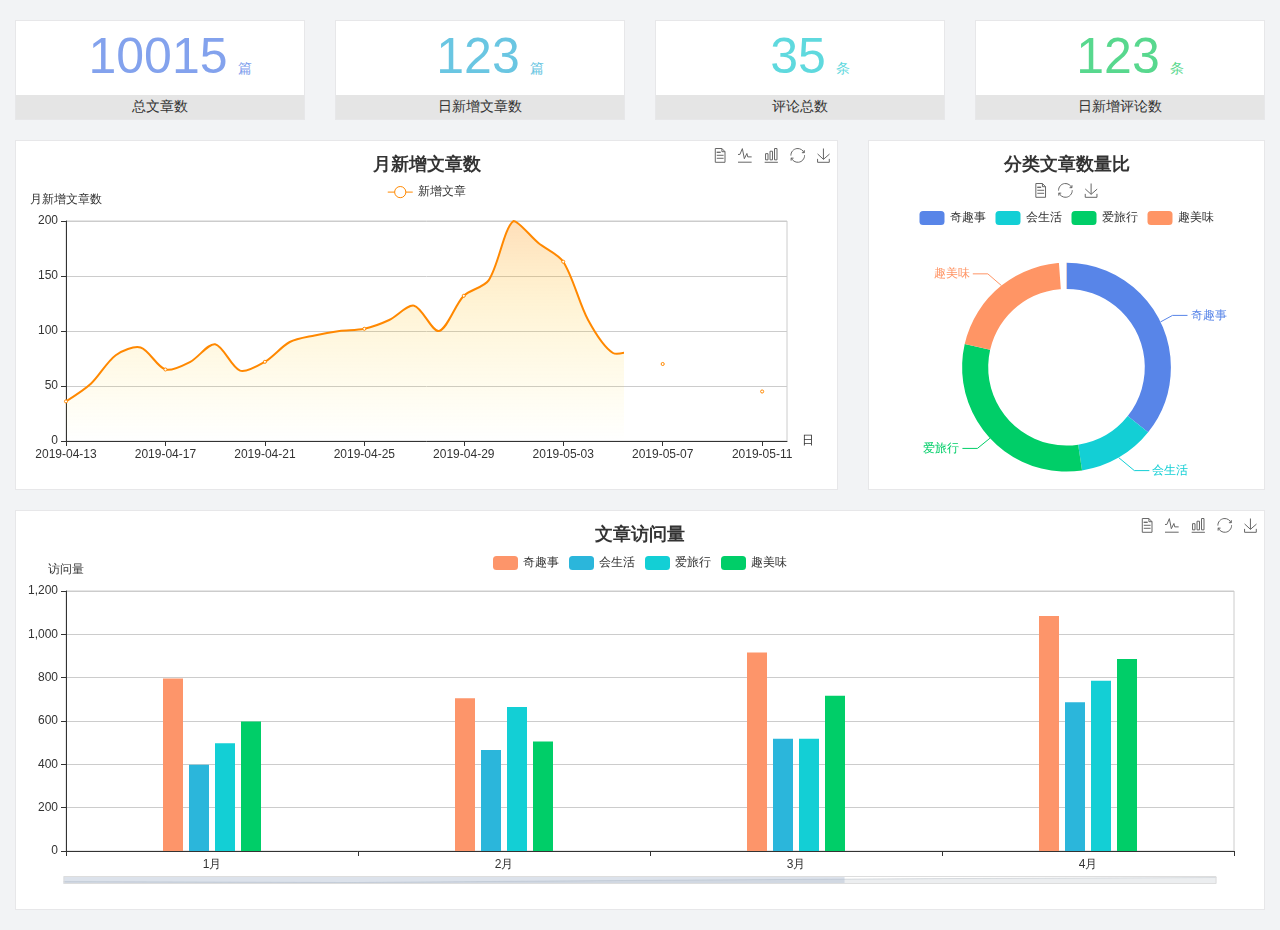
<file: home/dashboard.html>
<!DOCTYPE html>
<html lang="en">

<head>
  <meta charset="UTF-8">
  <meta name="viewport" content="width=device-width, initial-scale=1.0">
  <meta http-equiv="X-UA-Compatible" content="ie=edge">
  <title>图表统计</title>
  <link rel="stylesheet" href="../assets/lib/bootstrap.css" />
  <link rel="stylesheet" href="../assets/lib/main.css" />
  <script src="../assets/lib/jquery.js"></script>
  <script type="text/javascript" src="../assets/lib/echarts.min.js"></script>
</head>

<body>
  <div class="container-fluid">
    <div class="row spannel_list">
      <div class="col-sm-3 col-xs-6">
        <div class="spannel">
          <em>10015</em><span>篇</span>
          <b>总文章数</b>
        </div>
      </div>
      <div class="col-sm-3 col-xs-6">
        <div class="spannel scolor01">
          <em>123</em><span>篇</span>
          <b>日新增文章数</b>
        </div>
      </div>
      <div class="col-sm-3 col-xs-6">
        <div class="spannel scolor02">
          <em>35</em><span>条</span>
          <b>评论总数</b>
        </div>
      </div>
      <div class="col-sm-3 col-xs-6">
        <div class="spannel scolor03">
          <em>123</em><span>条</span>
          <b>日新增评论数</b>
        </div>
      </div>
    </div>
  </div>

  <div class="container-fluid">
    <div class="row curve-pie">
      <div class="col-lg-8 col-md-8">
        <div class="gragh_pannel" id="curve_show"></div>
      </div>
      <div class="col-lg-4 col-md-4">
        <div class="gragh_pannel" id="pie_show"></div>
      </div>
    </div>
  </div>

  <div class="container-fluid">
    <div class="column_pannel" id="column_show"></div>
  </div>

  <script>
    var oChart = echarts.init(document.getElementById('curve_show'));
    var aList_all = [
      { 'count': 36, 'date': '2019-04-13' },
      { 'count': 52, 'date': '2019-04-14' },
      { 'count': 78, 'date': '2019-04-15' },
      { 'count': 85, 'date': '2019-04-16' },
      { 'count': 65, 'date': '2019-04-17' },
      { 'count': 72, 'date': '2019-04-18' },
      { 'count': 88, 'date': '2019-04-19' },
      { 'count': 64, 'date': '2019-04-20' },
      { 'count': 72, 'date': '2019-04-21' },
      { 'count': 90, 'date': '2019-04-22' },
      { 'count': 96, 'date': '2019-04-23' },
      { 'count': 100, 'date': '2019-04-24' },
      { 'count': 102, 'date': '2019-04-25' },
      { 'count': 110, 'date': '2019-04-26' },
      { 'count': 123, 'date': '2019-04-27' },
      { 'count': 100, 'date': '2019-04-28' },
      { 'count': 132, 'date': '2019-04-29' },
      { 'count': 146, 'date': '2019-04-30' },
      { 'count': 200, 'date': '2019-05-01' },
      { 'count': 180, 'date': '2019-05-02' },
      { 'count': 163, 'date': '2019-05-03' },
      { 'count': 110, 'date': '2019-05-04' },
      { 'count': 80, 'date': '2019-05-05' },
      { 'count': 82, 'date': '2019-05-06' },
      { 'count': 70, 'date': '2019-05-07' },
      { 'count': 65, 'date': '2019-05-08' },
      { 'count': 54, 'date': '2019-05-09' },
      { 'count': 40, 'date': '2019-05-10' },
      { 'count': 45, 'date': '2019-05-11' },
      { 'count': 38, 'date': '2019-05-12' },
    ];

    let aCount = [];
    let aDate = [];

    for (var i = 0; i < aList_all.length; i++) {
      aCount.push(aList_all[i].count);
      aDate.push(aList_all[i].date);
    }

    var chartopt = {
      title: {
        text: '月新增文章数',
        left: 'center',
        top: '10'
      },
      tooltip: {
        trigger: 'axis'
      },
      legend: {
        data: ['新增文章'],
        top: '40'
      },
      toolbox: {
        show: true,
        feature: {
          mark: { show: true },
          dataView: { show: true, readOnly: false },
          magicType: { show: true, type: ['line', 'bar'] },
          restore: { show: true },
          saveAsImage: { show: true }
        }
      },
      calculable: true,
      xAxis: [
        {
          name: '日',
          type: 'category',
          boundaryGap: false,
          data: aDate
        }
      ],
      yAxis: [
        {
          name: '月新增文章数',
          type: 'value'
        }
      ],
      series: [
        {
          name: '新增文章',
          type: 'line',
          smooth: true,
          itemStyle: { normal: { areaStyle: { type: 'default' }, color: '#f80' }, lineStyle: { color: '#f80' } },
          data: aCount
        }],
      areaStyle: {
        normal: {
          color: new echarts.graphic.LinearGradient(0, 0, 0, 1, [{
            offset: 0,
            color: 'rgba(255,136,0,0.39)'
          }, {
            offset: .34,
            color: 'rgba(255,180,0,0.25)'
          }, {
            offset: 1,
            color: 'rgba(255,222,0,0.00)'
          }])

        }
      },
      grid: {
        show: true,
        x: 50,
        x2: 50,
        y: 80,
        height: 220
      }
    };

    oChart.setOption(chartopt);


    var oPie = echarts.init(document.getElementById('pie_show'));
    var oPieopt =
    {
      title: {
        top: 10,
        text: '分类文章数量比',
        x: 'center'
      },
      tooltip: {
        trigger: 'item',
        formatter: "{a} <br/>{b} : {c} ({d}%)"
      },
      color: ['#5885e8', '#13cfd5', '#00ce68', '#ff9565'],
      legend: {
        x: 'center',
        top: 65,
        data: ['奇趣事', '会生活', '爱旅行', '趣美味']
      },
      toolbox: {
        show: true,
        x: 'center',
        top: 35,
        feature: {
          mark: { show: true },
          dataView: { show: true, readOnly: false },
          magicType: {
            show: true,
            type: ['pie', 'funnel'],
            option: {
              funnel: {
                x: '25%',
                width: '50%',
                funnelAlign: 'left',
                max: 1548
              }
            }
          },
          restore: { show: true },
          saveAsImage: { show: true }
        }
      },
      calculable: true,
      series: [
        {
          name: '访问来源',
          type: 'pie',
          radius: ['45%', '60%'],
          center: ['50%', '65%'],
          data: [
            { value: 300, name: '奇趣事' },
            { value: 100, name: '会生活' },
            { value: 260, name: '爱旅行' },
            { value: 180, name: '趣美味' }
          ]
        }
      ]
    };
    oPie.setOption(oPieopt);



    var oColumn = this.echarts.init(document.getElementById('column_show'));
    var oColumnopt =
    {
      title: {
        text: '文章访问量',
        left: 'center',
        top: '10'
      },
      tooltip: {
        trigger: 'axis'
      },
      legend: {
        data: ['奇趣事', '会生活', '爱旅行', '趣美味'],
        top: '40'
      },
      toolbox: {
        show: true,
        feature: {
          mark: { show: true },
          dataView: { show: true, readOnly: false },
          magicType: { show: true, type: ['line', 'bar'] },
          restore: { show: true },
          saveAsImage: { show: true }
        }
      },
      calculable: true,
      xAxis: [
        {
          type: 'category',
          data: ['1月', '2月', '3月', '4月', '5月']
        }
      ],
      yAxis: [
        {
          name: '访问量',
          type: 'value'
        }
      ],
      series: [
        {
          name: '奇趣事',
          type: 'bar',
          barWidth: 20,
          itemStyle: {
            normal: { areaStyle: { type: 'default' }, color: '#fd956a' }
          },
          data: [800, 708, 920, 1090, 1200]
        },
        {
          name: '会生活',
          type: 'bar',
          barWidth: 20,
          itemStyle: {
            normal: { areaStyle: { type: 'default' }, color: '#2bb6db' }
          },
          data: [400, 468, 520, 690, 800]
        },
        {
          name: '爱旅行',
          type: 'bar',
          barWidth: 20,
          itemStyle: {
            normal: { areaStyle: { type: 'default' }, color: '#13cfd5' }
          },
          data: [500, 668, 520, 790, 900]
        },
        {
          name: '趣美味',
          type: 'bar',
          barWidth: 20,
          itemStyle: {
            normal: { areaStyle: { type: 'default' }, color: '#00ce68' }
          },
          data: [600, 508, 720, 890, 1000]
        }
      ],
      grid: {
        show: true,
        x: 50,
        x2: 30,
        y: 80,
        height: 260
      },
      dataZoom: [//给x轴设置滚动条
        {
          start: 0,//默认为0
          end: 100 - 1000 / 31,//默认为100
          type: 'slider',
          show: true,
          xAxisIndex: [0],
          handleSize: 0,//滑动条的 左右2个滑动条的大小
          height: 8,//组件高度
          left: 45, //左边的距离
          right: 50,//右边的距离
          bottom: 26,//右边的距离
          handleColor: '#ddd',//h滑动图标的颜色
          handleStyle: {
            borderColor: "#cacaca",
            borderWidth: "1",
            shadowBlur: 2,
            background: "#ddd",
            shadowColor: "#ddd",
          }
        }]
    };
    oColumn.setOption(oColumnopt);
  </script>
</body>

</html>
</file>
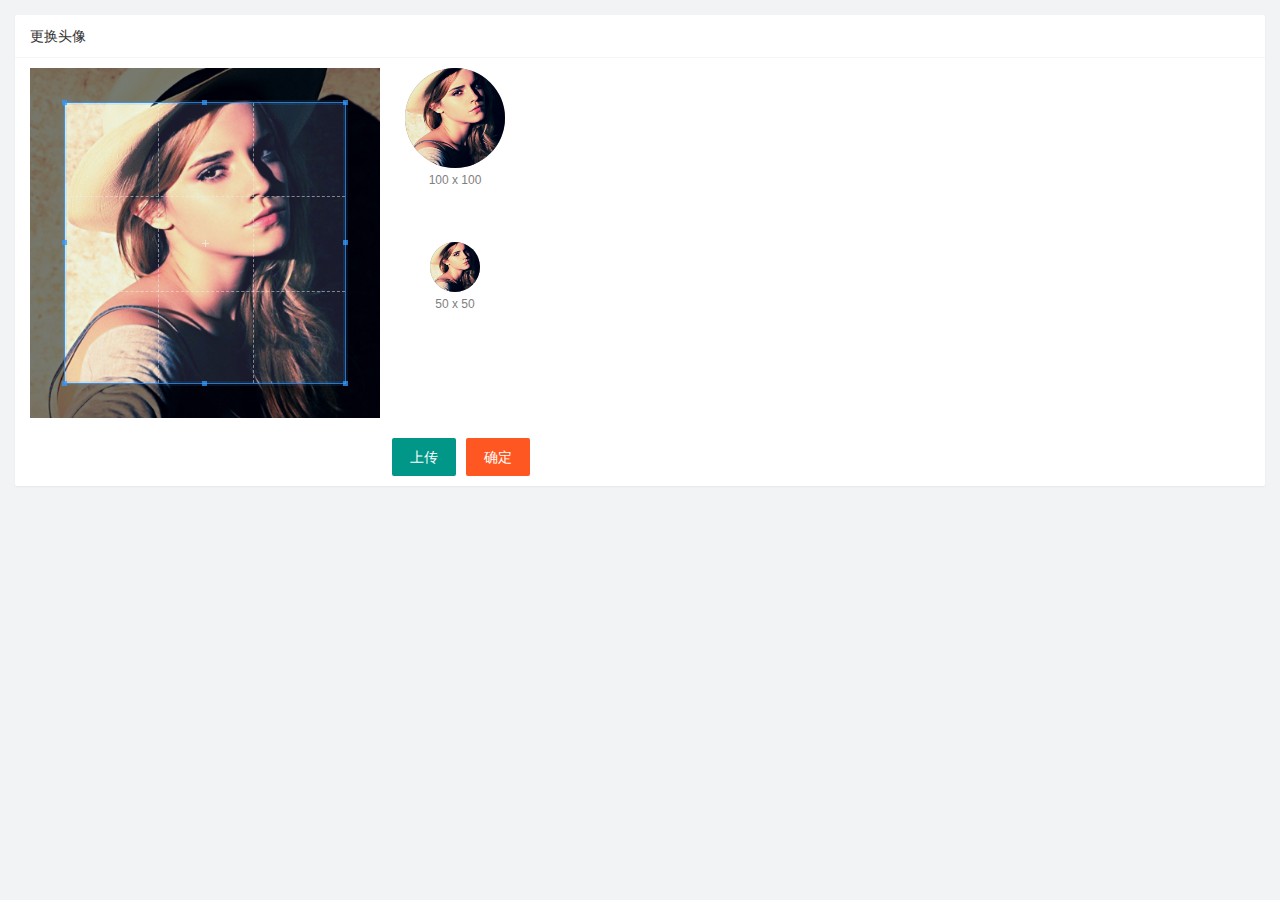
<file: user/user_avatar.html>
<!DOCTYPE html>
<html lang="en">
  <head>
    <meta charset="UTF-8" />
    <meta name="viewport" content="width=device-width, initial-scale=1.0" />
    <title>Document</title>
    <link rel="stylesheet" href="../assets/lib/layui/css/layui.css" />
    <link rel="stylesheet" href="../assets/css/user/user_avatar.css" />
    <link rel="stylesheet" href="../assets/lib/cropper/cropper.css">
  </head>
  <body>
    <!-- 卡片区域 -->
    <div class="layui-card">
      <div class="layui-card-header">更换头像</div>
      <div class="layui-card-body">
         <!-- 第一行的图片裁剪和预览区域 -->
        <div class="row1">
            <!-- 图片裁剪区域 -->
            <div class="cropper-box">
            <!-- 这个 img 标签很重要，将来会把它初始化为裁剪区域 -->
            <img id="image" src="../assets/images/sample.jpg" />
            </div>
            <!-- 图片的预览区域 -->
            <div class="preview-box">
            <div>
                <!-- 宽高为 100px 的预览区域 -->
                <div class="img-preview w100"></div>
                <p class="size">100 x 100</p>
            </div>
            <div>
                <!-- 宽高为 50px 的预览区域 -->
                <div class="img-preview w50"></div>
                <p class="size">50 x 50</p>
            </div>
            </div>
        </div>

         <!-- 第二行的按钮区域 -->
        <div class="row2">
            <!-- 通过accept属性允许用户上传什么类型的图片 -->
            <input type="file"  id="file" accept="image/png">
            <button type="button" class="layui-btn" id="btnChooseImage">上传</button>
            <button type="button" class="layui-btn layui-btn-danger" id="btnUpload">确定</button>
        </div>

      </div>
    </div>
  </body>

  <script src="../assets/lib/jquery.js"></script>
  <script src="../assets/lib/cropper/Cropper.js"></script>
  <script src="../assets/lib/cropper/jquery-cropper.js"></script>
  <script src="../assets/lib/layui/layui.all.js"></script>
  <script src="../assets/js/baseAPI.js"></script>
  <script src="../assets/js/user/user_avatar.js"></script>
</html>
</file>
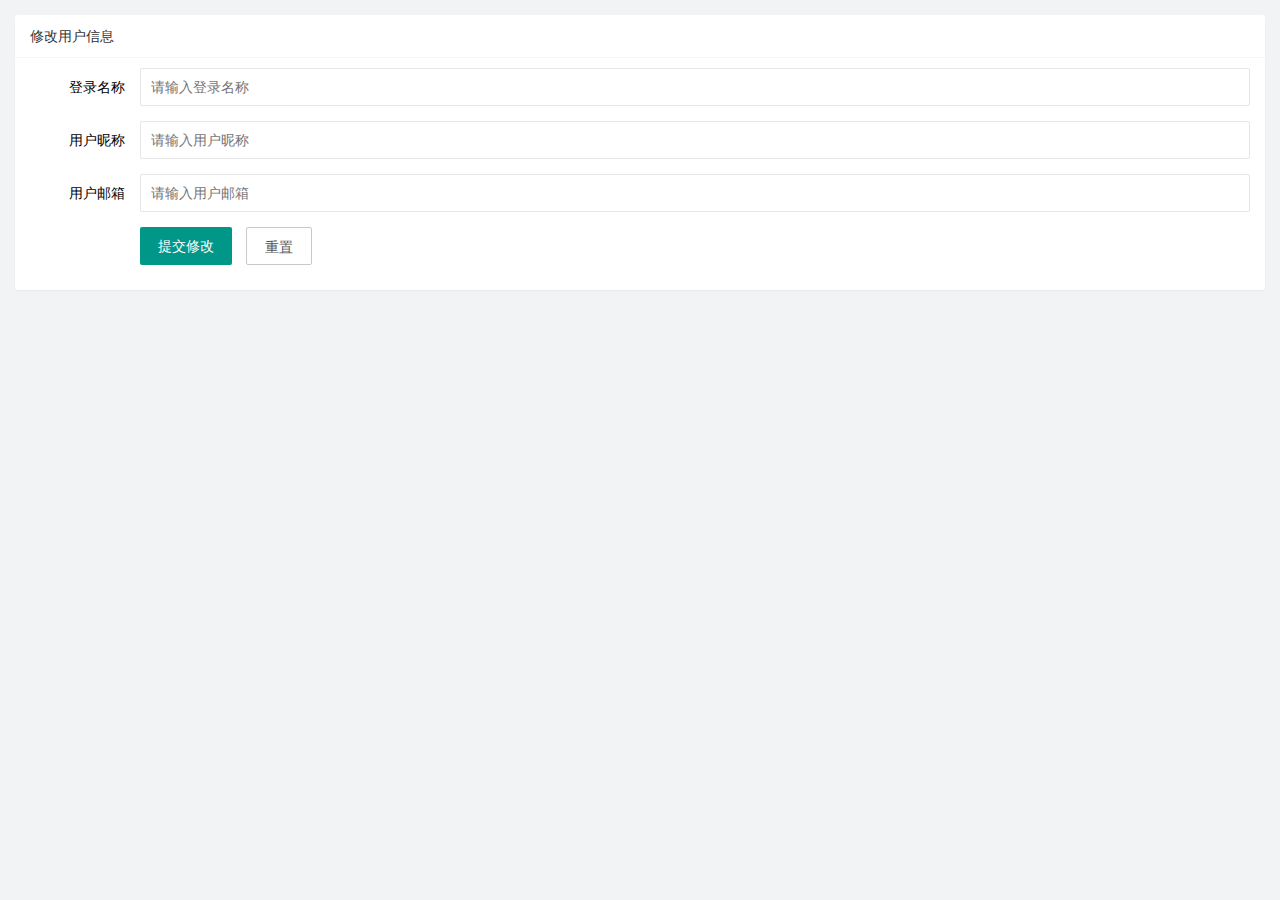
<file: user/user_info.html>
<!DOCTYPE html>
<html lang="en">
  <head>
    <meta charset="UTF-8" />
    <meta name="viewport" content="width=device-width, initial-scale=1.0" />
    <title>Document</title>
    <!-- 导入 layui 的样式 -->
    <link rel="stylesheet" href="../assets/lib/layui/css/layui.css" />
    <!-- 导入自己的样式 -->
    <link rel="stylesheet" href="../assets/css/user/user_info.css" />
  </head>
  <body>
    <!-- 卡片区域 -->
    <div class="layui-card">
      <div class="layui-card-header">修改用户信息</div>
      <div class="layui-card-body">
        <!-- form 表单区域 -->
        <form class="layui-form" action="" lay-filter="formUserInfo">
            <!-- 这是隐藏域 -->
            <input type="hidden" name="id" value="" />
            <div class="layui-form-item">
              <label class="layui-form-label">登录名称</label>
              <div class="layui-input-block">
                <input type="text" name="username" required lay-verify="required" placeholder="请输入登录名称" autocomplete="off" class="layui-input" readonly />
              </div>
            </div>
            <div class="layui-form-item">
              <label class="layui-form-label">用户昵称</label>
              <div class="layui-input-block">
                <input type="text" name="nickname" required lay-verify="required|nickname" placeholder="请输入用户昵称" autocomplete="off" class="layui-input" />
              </div>
            </div>
            <div class="layui-form-item">
              <label class="layui-form-label">用户邮箱</label>
              <div class="layui-input-block">
                <input type="text" name="email" required lay-verify="required|email" placeholder="请输入用户邮箱" autocomplete="off" class="layui-input" />
              </div>
            </div>
            <div class="layui-form-item">
              <div class="layui-input-block">
                <button class="layui-btn" lay-submit lay-filter="formDemo">提交修改</button>
                <button type="reset" class="layui-btn layui-btn-primary" id="btnReset">重置</button>
              </div>
            </div>
          </form>
      </div>
    </div>

    <!-- 导入 layui 的 js -->
    <script src="../assets/lib/layui/layui.all.js"></script>
    <!-- 导入 jquery -->
    <script src="../assets/lib/jquery.js"></script>
    <!-- 导入自己的 js -->
    <script src="../assets/js/baseAPI.js"></script>
    <script src="../assets/js/user/user_info.js"></script>
  </body>
</html>
</file>
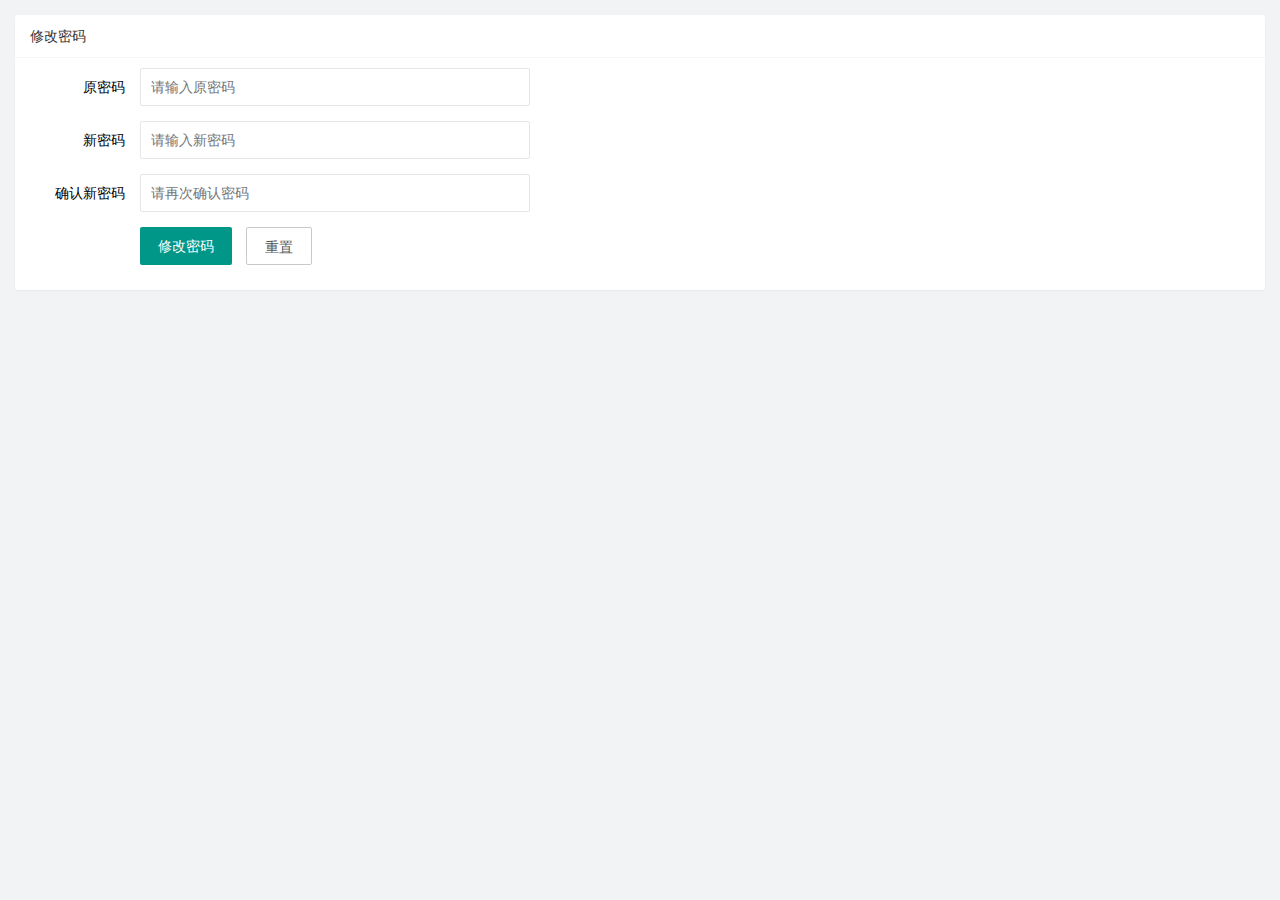
<file: user/user_pwd.html>
<!DOCTYPE html>
<html lang="en">
  <head>
    <meta charset="UTF-8" />
    <meta name="viewport" content="width=device-width, initial-scale=1.0" />
    <title>Document</title>
    <link rel="stylesheet" href="../assets/lib/layui/css/layui.css">
    <link rel="stylesheet" href="../assets/css/user/user_pwd.css">
  </head>
  <body>
    <!-- 卡片区域 -->
    <div class="layui-card">
      <div class="layui-card-header">修改密码</div>
      <div class="layui-card-body">
        <form class="layui-form">
          <div class="layui-form-item">
            <label class="layui-form-label">原密码</label>
            <div class="layui-input-block">
              <input type="password" name="oldPwd" required lay-verify="required|pwd" placeholder="请输入原密码" autocomplete="off" class="layui-input" />
            </div>
          </div>
          <div class="layui-form-item">
            <label class="layui-form-label">新密码</label>
            <div class="layui-input-block">
              <input type="password" name="newPwd" required lay-verify="required|pwd|samePwd" placeholder="请输入新密码" autocomplete="off" class="layui-input" />
            </div>
          </div>
          <div class="layui-form-item">
            <label class="layui-form-label">确认新密码</label>
            <div class="layui-input-block">
              <input type="password" name="rePwd" required lay-verify="required|pwd|rePwd" placeholder="请再次确认密码" autocomplete="off" class="layui-input" />
            </div>
          </div>
          <div class="layui-form-item">
            <div class="layui-input-block">
              <button class="layui-btn" lay-submit lay-filter="formDemo">修改密码</button>
              <button type="reset" class="layui-btn layui-btn-primary">重置</button>
            </div>
          </div>
        </form>
      </div>
    </div>

    <script src="../assets/lib/layui/layui.all.js"></script>
    <script src="../assets/lib/jquery.js"></script>
    <script src="../assets/js/baseAPI.js"></script>
    <script src="../assets/js/user/user_pwd.js"></script>
</body>
</html>
</file>
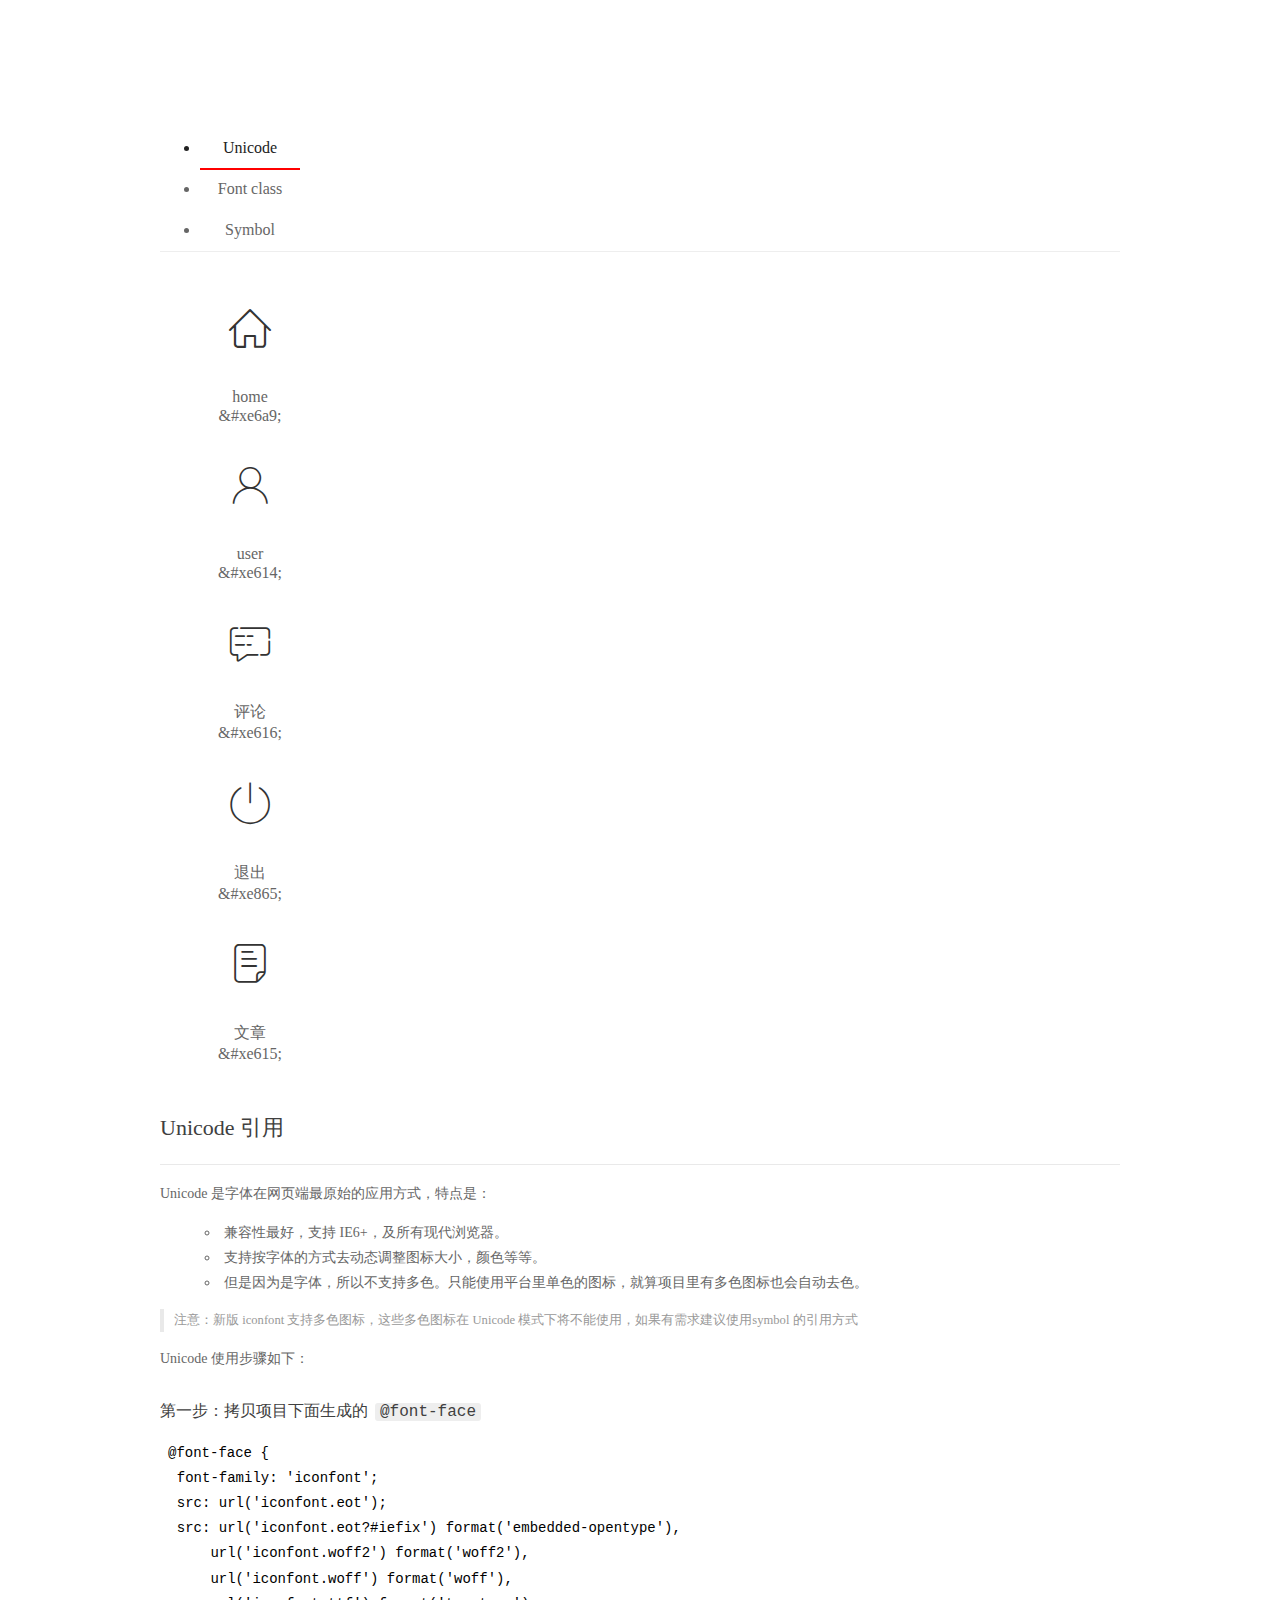
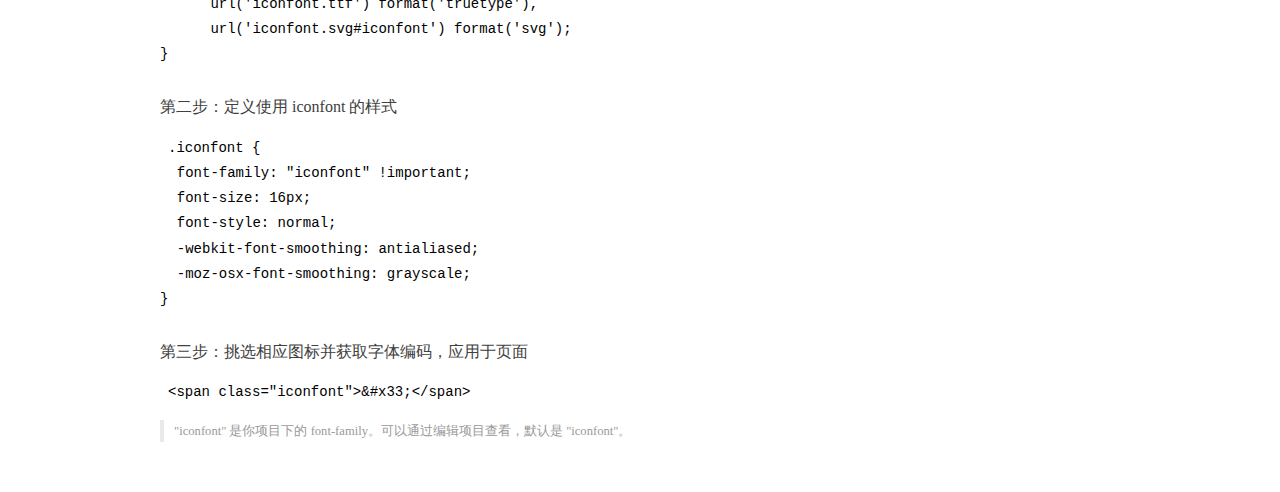
<file: assets/fonts/demo_index.html>
<!DOCTYPE html>
<html>
<head>
  <meta charset="utf-8"/>
  <title>IconFont Demo</title>
  <link rel="shortcut icon" href="https://gtms04.alicdn.com/tps/i4/TB1_oz6GVXXXXaFXpXXJDFnIXXX-64-64.ico" type="image/x-icon"/>
  <link rel="stylesheet" href="https://g.alicdn.com/thx/cube/1.3.2/cube.min.css">
  <link rel="stylesheet" href="demo.css">
  <link rel="stylesheet" href="iconfont.css">
  <script src="iconfont.js"></script>
  <!-- jQuery -->
  <script src="https://a1.alicdn.com/oss/uploads/2018/12/26/7bfddb60-08e8-11e9-9b04-53e73bb6408b.js"></script>
  <!-- 代码高亮 -->
  <script src="https://a1.alicdn.com/oss/uploads/2018/12/26/a3f714d0-08e6-11e9-8a15-ebf944d7534c.js"></script>
</head>
<body>
  <div class="main">
    <h1 class="logo"><a href="https://www.iconfont.cn/" title="iconfont 首页" target="_blank">&#xe86b;</a></h1>
    <div class="nav-tabs">
      <ul id="tabs" class="dib-box">
        <li class="dib active"><span>Unicode</span></li>
        <li class="dib"><span>Font class</span></li>
        <li class="dib"><span>Symbol</span></li>
      </ul>
      
    </div>
    <div class="tab-container">
      <div class="content unicode" style="display: block;">
          <ul class="icon_lists dib-box">
          
            <li class="dib">
              <span class="icon iconfont">&#xe6a9;</span>
                <div class="name">home</div>
                <div class="code-name">&amp;#xe6a9;</div>
              </li>
          
            <li class="dib">
              <span class="icon iconfont">&#xe614;</span>
                <div class="name">user</div>
                <div class="code-name">&amp;#xe614;</div>
              </li>
          
            <li class="dib">
              <span class="icon iconfont">&#xe616;</span>
                <div class="name">评论</div>
                <div class="code-name">&amp;#xe616;</div>
              </li>
          
            <li class="dib">
              <span class="icon iconfont">&#xe865;</span>
                <div class="name">退出</div>
                <div class="code-name">&amp;#xe865;</div>
              </li>
          
            <li class="dib">
              <span class="icon iconfont">&#xe615;</span>
                <div class="name">文章</div>
                <div class="code-name">&amp;#xe615;</div>
              </li>
          
          </ul>
          <div class="article markdown">
          <h2 id="unicode-">Unicode 引用</h2>
          <hr>

          <p>Unicode 是字体在网页端最原始的应用方式，特点是：</p>
          <ul>
            <li>兼容性最好，支持 IE6+，及所有现代浏览器。</li>
            <li>支持按字体的方式去动态调整图标大小，颜色等等。</li>
            <li>但是因为是字体，所以不支持多色。只能使用平台里单色的图标，就算项目里有多色图标也会自动去色。</li>
          </ul>
          <blockquote>
            <p>注意：新版 iconfont 支持多色图标，这些多色图标在 Unicode 模式下将不能使用，如果有需求建议使用symbol 的引用方式</p>
          </blockquote>
          <p>Unicode 使用步骤如下：</p>
          <h3 id="-font-face">第一步：拷贝项目下面生成的 <code>@font-face</code></h3>
<pre><code class="language-css"
>@font-face {
  font-family: 'iconfont';
  src: url('iconfont.eot');
  src: url('iconfont.eot?#iefix') format('embedded-opentype'),
      url('iconfont.woff2') format('woff2'),
      url('iconfont.woff') format('woff'),
      url('iconfont.ttf') format('truetype'),
      url('iconfont.svg#iconfont') format('svg');
}
</code></pre>
          <h3 id="-iconfont-">第二步：定义使用 iconfont 的样式</h3>
<pre><code class="language-css"
>.iconfont {
  font-family: "iconfont" !important;
  font-size: 16px;
  font-style: normal;
  -webkit-font-smoothing: antialiased;
  -moz-osx-font-smoothing: grayscale;
}
</code></pre>
          <h3 id="-">第三步：挑选相应图标并获取字体编码，应用于页面</h3>
<pre>
<code class="language-html"
>&lt;span class="iconfont"&gt;&amp;#x33;&lt;/span&gt;
</code></pre>
          <blockquote>
            <p>"iconfont" 是你项目下的 font-family。可以通过编辑项目查看，默认是 "iconfont"。</p>
          </blockquote>
          </div>
      </div>
      <div class="content font-class">
        <ul class="icon_lists dib-box">
          
          <li class="dib">
            <span class="icon iconfont icon-home"></span>
            <div class="name">
              home
            </div>
            <div class="code-name">.icon-home
            </div>
          </li>
          
          <li class="dib">
            <span class="icon iconfont icon-user"></span>
            <div class="name">
              user
            </div>
            <div class="code-name">.icon-user
            </div>
          </li>
          
          <li class="dib">
            <span class="icon iconfont icon-pinglun"></span>
            <div class="name">
              评论
            </div>
            <div class="code-name">.icon-pinglun
            </div>
          </li>
          
          <li class="dib">
            <span class="icon iconfont icon-tuichu"></span>
            <div class="name">
              退出
            </div>
            <div class="code-name">.icon-tuichu
            </div>
          </li>
          
          <li class="dib">
            <span class="icon iconfont icon-16"></span>
            <div class="name">
              文章
            </div>
            <div class="code-name">.icon-16
            </div>
          </li>
          
        </ul>
        <div class="article markdown">
        <h2 id="font-class-">font-class 引用</h2>
        <hr>

        <p>font-class 是 Unicode 使用方式的一种变种，主要是解决 Unicode 书写不直观，语意不明确的问题。</p>
        <p>与 Unicode 使用方式相比，具有如下特点：</p>
        <ul>
          <li>兼容性良好，支持 IE8+，及所有现代浏览器。</li>
          <li>相比于 Unicode 语意明确，书写更直观。可以很容易分辨这个 icon 是什么。</li>
          <li>因为使用 class 来定义图标，所以当要替换图标时，只需要修改 class 里面的 Unicode 引用。</li>
          <li>不过因为本质上还是使用的字体，所以多色图标还是不支持的。</li>
        </ul>
        <p>使用步骤如下：</p>
        <h3 id="-fontclass-">第一步：引入项目下面生成的 fontclass 代码：</h3>
<pre><code class="language-html">&lt;link rel="stylesheet" href="./iconfont.css"&gt;
</code></pre>
        <h3 id="-">第二步：挑选相应图标并获取类名，应用于页面：</h3>
<pre><code class="language-html">&lt;span class="iconfont icon-xxx"&gt;&lt;/span&gt;
</code></pre>
        <blockquote>
          <p>"
            iconfont" 是你项目下的 font-family。可以通过编辑项目查看，默认是 "iconfont"。</p>
        </blockquote>
      </div>
      </div>
      <div class="content symbol">
          <ul class="icon_lists dib-box">
          
            <li class="dib">
                <svg class="icon svg-icon" aria-hidden="true">
                  <use xlink:href="#icon-home"></use>
                </svg>
                <div class="name">home</div>
                <div class="code-name">#icon-home</div>
            </li>
          
            <li class="dib">
                <svg class="icon svg-icon" aria-hidden="true">
                  <use xlink:href="#icon-user"></use>
                </svg>
                <div class="name">user</div>
                <div class="code-name">#icon-user</div>
            </li>
          
            <li class="dib">
                <svg class="icon svg-icon" aria-hidden="true">
                  <use xlink:href="#icon-pinglun"></use>
                </svg>
                <div class="name">评论</div>
                <div class="code-name">#icon-pinglun</div>
            </li>
          
            <li class="dib">
                <svg class="icon svg-icon" aria-hidden="true">
                  <use xlink:href="#icon-tuichu"></use>
                </svg>
                <div class="name">退出</div>
                <div class="code-name">#icon-tuichu</div>
            </li>
          
            <li class="dib">
                <svg class="icon svg-icon" aria-hidden="true">
                  <use xlink:href="#icon-16"></use>
                </svg>
                <div class="name">文章</div>
                <div class="code-name">#icon-16</div>
            </li>
          
          </ul>
          <div class="article markdown">
          <h2 id="symbol-">Symbol 引用</h2>
          <hr>

          <p>这是一种全新的使用方式，应该说这才是未来的主流，也是平台目前推荐的用法。相关介绍可以参考这篇<a href="">文章</a>
            这种用法其实是做了一个 SVG 的集合，与另外两种相比具有如下特点：</p>
          <ul>
            <li>支持多色图标了，不再受单色限制。</li>
            <li>通过一些技巧，支持像字体那样，通过 <code>font-size</code>, <code>color</code> 来调整样式。</li>
            <li>兼容性较差，支持 IE9+，及现代浏览器。</li>
            <li>浏览器渲染 SVG 的性能一般，还不如 png。</li>
          </ul>
          <p>使用步骤如下：</p>
          <h3 id="-symbol-">第一步：引入项目下面生成的 symbol 代码：</h3>
<pre><code class="language-html">&lt;script src="./iconfont.js"&gt;&lt;/script&gt;
</code></pre>
          <h3 id="-css-">第二步：加入通用 CSS 代码（引入一次就行）：</h3>
<pre><code class="language-html">&lt;style&gt;
.icon {
  width: 1em;
  height: 1em;
  vertical-align: -0.15em;
  fill: currentColor;
  overflow: hidden;
}
&lt;/style&gt;
</code></pre>
          <h3 id="-">第三步：挑选相应图标并获取类名，应用于页面：</h3>
<pre><code class="language-html">&lt;svg class="icon" aria-hidden="true"&gt;
  &lt;use xlink:href="#icon-xxx"&gt;&lt;/use&gt;
&lt;/svg&gt;
</code></pre>
          </div>
      </div>

    </div>
  </div>
  <script>
  $(document).ready(function () {
      $('.tab-container .content:first').show()

      $('#tabs li').click(function (e) {
        var tabContent = $('.tab-container .content')
        var index = $(this).index()

        if ($(this).hasClass('active')) {
          return
        } else {
          $('#tabs li').removeClass('active')
          $(this).addClass('active')

          tabContent.hide().eq(index).fadeIn()
        }
      })
    })
  </script>
</body>
</html>
</file>
<file: assets/lib/main.css>
body{
    font-family:'MicroSoft YaHei';
    background-color: #f2f3f5;
}
.main_wrap{
    position:fixed;
    width:100%;
    height:100%;
    left:0px;
    top:0px;
    background:url('../images/login_bg.jpg'); 
    background-size:100% 100%; 
  }
.header{
    width:1200px;
    overflow: hidden;
    margin:20px auto 0;
}
.heade .logo{
    float: left;
}
.header .copyright{
    float:right;
    font-size:12px;
    color:#fff;
    text-align:right;
    line-height:20px;
    margin-top:10px;
}
.login_form_con{
    position:absolute;
    left:50%;
    top:50%;
    margin-left:-200px;
    margin-top:-155px;
    width:400px;
    height:310px;
    background-color: #edeff0;
}

.login_form{
    position: relative;
}

.login_form .icon-user{
    position:absolute;
    font-size:16px;
    color:#999;
    left:46px;
    top:12px;
}
.login_form .icon-key{
    position:absolute;
    font-size:18px;
    color:#999;
    left:46px;
    top:78px;
}
.login_title{
    height:60px;
    background:url('../images/login_title.png') center center no-repeat #fff;
}
.input_txt,.input_pass,.input_sub{
    display:block;
    width:334px;
    height:37px;
    padding:0px;
    text-indent:40px;
    border:1px solid #ddd;
    margin:27px auto 0;
    outline:none;
}
.input_sub{
    margin-top:40px;
    height:42px;
    background-color: #19b9e7;
    text-indent:0px;
    font-size:18px;
    color:#fff;
    cursor: pointer;
}
.input_sub:hover{
    background-color: #08a0cc;
}

.sider{
    position:fixed;
    left:0;
    top:0;
    bottom:0;
    width:210px;
    background-color: #323745;
}
.sider .logo{
    display:block;
    height:56px;
    background-color: #242732;
    overflow: hidden;
}
.sider .logo img{
    display:block;
    margin:6px auto 0;
}
.user_info{
    height:79px;
    border-bottom:1px solid #5a5e6b;
}

.user_info img{
    float: left;
    width:40px;
    height:40px;
    border-radius:20px;
    margin:19px 0 0 30px;
}
.user_info span{
    float: left;
    width:120px;
    font-size:12px;
    color:#fff;
    margin:23px 0 0 20px;
}
.user_info b{
    float: left;
    width: 120px;
    font-weight:normal;
    font-size:12px;
    color:#adafb5;
    margin:2px 0 0 20px;
}

.menu .level01{
    height:50px;
    line-height:50px;
}
.menu .level01 a{
    display:block;
    height:50px;
    font-size:12px;
    color:#adafb5;
    overflow: hidden;
}
.menu .level01.active a{
    background-color: #1378f0;
    color:#fff;
}
.menu .level01.active i{
    color:#fff;
}

.menu .level01 a:hover{
    background-color: #1378f0;
    color:#fff;
}
.menu .level01 a:hover i{
    color:#fff;
}
.menu .level01 i{
    color:#61646f;
    font-size:22px;
    float: left;
    margin-left:26px;
}
.menu .level01 span{
    float: left;
    margin-left:10px;
}
.menu .level01 b{
    float: right;
    margin-right:20px;
    font-weight:normal;
    transform:rotate(90deg);
    transition:all 500ms ease;
}

.menu .level01 .rotate0{
    transform:rotate(0deg);
}

.menu .level02{
    background: #242732;
    display:none;
}


.menu .level02 li{
    height:40px;
    line-height:40px;
}
.menu .level02 li a{
    display:block;
    height:40px;
    font-size:12px;
    color:#adafb5;
    overflow: hidden;
}

.menu .level02 li a:hover{
    background-color: #1378f0;
    color:#fff;
}

.menu .level02 li i{
    font-size:12px;
    float: left;
    margin-left:60px;
}
.menu .level02 li span{
    font-size:12px;
    float: left;
    margin-left:5px;
}

.menu .level02 .active a{
    color:#ffae00;
}

.header_bar{
    position:fixed;
    left:210px;
    right:0;
    top:0;
    height:56px;
    background-color: #fff;
}

.main{
    position:fixed;
    left:210px;
    top:56px;
    right:0;
    bottom:0;
    background-color: #f2f3f5;
}

.search_form{
    width:218px;
    height:33px;
    border:1px solid #ddd;
    background-color: #f2f3f5;
    border-radius:16px;
    float: left;
    margin:12px 0 0 27px;
}

.search_form input{
    padding:0px;
    margin:0px;
    border:0px;
    float: left;
    background-color: #f2f3f5;
    font-size:12px;
    width:175px;
    height:31px;
    margin-left:12px;
    outline:none;
   
}

.search_form .icon-search{
    line-height:33px;
    cursor: pointer;
    font-size:18px;
    color:#abaebb;
}
.user_center_link{
    float:right;

}
.user_center_link a{
    line-height:56px;
    font-size:12px;
    color:#999;
    margin-right:15px;
}
.user_center_link a:hover{
    color:#ffae00
}

.user_center_link img{
    width:42px;
    height:42px;
    border-radius:32px;
    margin-right:10px;
}

.spannel_list{
    margin-top:20px;
}

.spannel{
	height:100px;
	overflow:hidden;
	text-align:center;
    position:relative;
    background-color: #fff;
    border:1px solid #e7e7e9;
    margin-bottom:20px;
}

.spannel em{
    font-style:normal;
	font-size:50px;
	line-height:50px;
	display:inline-block;
	margin:10px 0 0 20px;
	font-family:'Arial';
	color:#83a2ed;
}

.spannel span{
	font-size:14px;
	display:inline-block;
	color:#83a2ed;
	margin-left:10px;
}

.spannel b{
	position:absolute;
	left:0;
	bottom:0;
	width:100%;
	line-height:24px;
	background:#e5e5e5;
	color:#333;
	font-size:14px;
	font-weight:normal;
}

.scolor01 em,.scolor01 span{
	color:#6ac6e2;
}

.scolor02 em,.scolor02 span{
	color:#5fd9de;
}

.scolor03 em,.scolor03 span{
	color:#58d88e;
}


.gragh_pannel{
    height:350px;
    border:1px solid #e7e7e9;
    background-color: #fff!important; 
    margin-bottom:20px;  
}

.column_pannel{
    margin-bottom:20px;
    height:400px;
    border:1px solid #e7e7e9;
    background-color: #fff!important;   
}

.common_title{
    line-height:42px;
    background-color: #fbfbfb;
    border:1px solid #e7e7e9;
    margin-top:20px;
    text-indent: 15px;
    font-size:14px;
    color:#333;
}

.common_con{
    border:1px solid #e7e7e9;
    border-top:0px;
    background-color: #fff;
    padding-bottom:20px;
    margin-bottom:20px;
}
.opt_btns{
    margin-top:20px;
}

.mp20{
    margin-top:20px;
}

.pagination{   
   margin:0;
}

.article_form{
    margin-top:20px;
}

.form-group{
    margin-bottom:25px;
}

.form-group label{
    font-weight:normal;
    color:#666;
}

.icon-icondate{
    line-height:16px;
}

.user_pic{
    width:100px;
    height:100px;
    margin-bottom:10px;
}

.article_cover{
    width:200px;
    height:200px;
    margin-bottom:10px;
}
</file>
<file: assets/lib/layui/css/layui.css>
/** layui-v2.5.5 MIT License By https://www.layui.com */
 .layui-inline,img{display:inline-block;vertical-align:middle}h1,h2,h3,h4,h5,h6{font-weight:400}.layui-edge,.layui-header,.layui-inline,.layui-main{position:relative}.layui-body,.layui-edge,.layui-elip{overflow:hidden}.layui-btn,.layui-edge,.layui-inline,img{vertical-align:middle}.layui-btn,.layui-disabled,.layui-icon,.layui-unselect{-moz-user-select:none;-webkit-user-select:none;-ms-user-select:none}.layui-elip,.layui-form-checkbox span,.layui-form-pane .layui-form-label{text-overflow:ellipsis;white-space:nowrap}.layui-breadcrumb,.layui-tree-btnGroup{visibility:hidden}blockquote,body,button,dd,div,dl,dt,form,h1,h2,h3,h4,h5,h6,input,li,ol,p,pre,td,textarea,th,ul{margin:0;padding:0;-webkit-tap-highlight-color:rgba(0,0,0,0)}a:active,a:hover{outline:0}img{border:none}li{list-style:none}table{border-collapse:collapse;border-spacing:0}h4,h5,h6{font-size:100%}button,input,optgroup,option,select,textarea{font-family:inherit;font-size:inherit;font-style:inherit;font-weight:inherit;outline:0}pre{white-space:pre-wrap;white-space:-moz-pre-wrap;white-space:-pre-wrap;white-space:-o-pre-wrap;word-wrap:break-word}body{line-height:24px;font:14px Helvetica Neue,Helvetica,PingFang SC,Tahoma,Arial,sans-serif}hr{height:1px;margin:10px 0;border:0;clear:both}a{color:#333;text-decoration:none}a:hover{color:#777}a cite{font-style:normal;*cursor:pointer}.layui-border-box,.layui-border-box *{box-sizing:border-box}.layui-box,.layui-box *{box-sizing:content-box}.layui-clear{clear:both;*zoom:1}.layui-clear:after{content:'\20';clear:both;*zoom:1;display:block;height:0}.layui-inline{*display:inline;*zoom:1}.layui-edge{display:inline-block;width:0;height:0;border-width:6px;border-style:dashed;border-color:transparent}.layui-edge-top{top:-4px;border-bottom-color:#999;border-bottom-style:solid}.layui-edge-right{border-left-color:#999;border-left-style:solid}.layui-edge-bottom{top:2px;border-top-color:#999;border-top-style:solid}.layui-edge-left{border-right-color:#999;border-right-style:solid}.layui-disabled,.layui-disabled:hover{color:#d2d2d2!important;cursor:not-allowed!important}.layui-circle{border-radius:100%}.layui-show{display:block!important}.layui-hide{display:none!important}@font-face{font-family:layui-icon;src:url(../font/iconfont.eot?v=250);src:url(../font/iconfont.eot?v=250#iefix) format('embedded-opentype'),url(../font/iconfont.woff2?v=250) format('woff2'),url(../font/iconfont.woff?v=250) format('woff'),url(../font/iconfont.ttf?v=250) format('truetype'),url(../font/iconfont.svg?v=250#layui-icon) format('svg')}.layui-icon{font-family:layui-icon!important;font-size:16px;font-style:normal;-webkit-font-smoothing:antialiased;-moz-osx-font-smoothing:grayscale}.layui-icon-reply-fill:before{content:"\e611"}.layui-icon-set-fill:before{content:"\e614"}.layui-icon-menu-fill:before{content:"\e60f"}.layui-icon-search:before{content:"\e615"}.layui-icon-share:before{content:"\e641"}.layui-icon-set-sm:before{content:"\e620"}.layui-icon-engine:before{content:"\e628"}.layui-icon-close:before{content:"\1006"}.layui-icon-close-fill:before{content:"\1007"}.layui-icon-chart-screen:before{content:"\e629"}.layui-icon-star:before{content:"\e600"}.layui-icon-circle-dot:before{content:"\e617"}.layui-icon-chat:before{content:"\e606"}.layui-icon-release:before{content:"\e609"}.layui-icon-list:before{content:"\e60a"}.layui-icon-chart:before{content:"\e62c"}.layui-icon-ok-circle:before{content:"\1005"}.layui-icon-layim-theme:before{content:"\e61b"}.layui-icon-table:before{content:"\e62d"}.layui-icon-right:before{content:"\e602"}.layui-icon-left:before{content:"\e603"}.layui-icon-cart-simple:before{content:"\e698"}.layui-icon-face-cry:before{content:"\e69c"}.layui-icon-face-smile:before{content:"\e6af"}.layui-icon-survey:before{content:"\e6b2"}.layui-icon-tree:before{content:"\e62e"}.layui-icon-upload-circle:before{content:"\e62f"}.layui-icon-add-circle:before{content:"\e61f"}.layui-icon-download-circle:before{content:"\e601"}.layui-icon-templeate-1:before{content:"\e630"}.layui-icon-util:before{content:"\e631"}.layui-icon-face-surprised:before{content:"\e664"}.layui-icon-edit:before{content:"\e642"}.layui-icon-speaker:before{content:"\e645"}.layui-icon-down:before{content:"\e61a"}.layui-icon-file:before{content:"\e621"}.layui-icon-layouts:before{content:"\e632"}.layui-icon-rate-half:before{content:"\e6c9"}.layui-icon-add-circle-fine:before{content:"\e608"}.layui-icon-prev-circle:before{content:"\e633"}.layui-icon-read:before{content:"\e705"}.layui-icon-404:before{content:"\e61c"}.layui-icon-carousel:before{content:"\e634"}.layui-icon-help:before{content:"\e607"}.layui-icon-code-circle:before{content:"\e635"}.layui-icon-water:before{content:"\e636"}.layui-icon-username:before{content:"\e66f"}.layui-icon-find-fill:before{content:"\e670"}.layui-icon-about:before{content:"\e60b"}.layui-icon-location:before{content:"\e715"}.layui-icon-up:before{content:"\e619"}.layui-icon-pause:before{content:"\e651"}.layui-icon-date:before{content:"\e637"}.layui-icon-layim-uploadfile:before{content:"\e61d"}.layui-icon-delete:before{content:"\e640"}.layui-icon-play:before{content:"\e652"}.layui-icon-top:before{content:"\e604"}.layui-icon-friends:before{content:"\e612"}.layui-icon-refresh-3:before{content:"\e9aa"}.layui-icon-ok:before{content:"\e605"}.layui-icon-layer:before{content:"\e638"}.layui-icon-face-smile-fine:before{content:"\e60c"}.layui-icon-dollar:before{content:"\e659"}.layui-icon-group:before{content:"\e613"}.layui-icon-layim-download:before{content:"\e61e"}.layui-icon-picture-fine:before{content:"\e60d"}.layui-icon-link:before{content:"\e64c"}.layui-icon-diamond:before{content:"\e735"}.layui-icon-log:before{content:"\e60e"}.layui-icon-rate-solid:before{content:"\e67a"}.layui-icon-fonts-del:before{content:"\e64f"}.layui-icon-unlink:before{content:"\e64d"}.layui-icon-fonts-clear:before{content:"\e639"}.layui-icon-triangle-r:before{content:"\e623"}.layui-icon-circle:before{content:"\e63f"}.layui-icon-radio:before{content:"\e643"}.layui-icon-align-center:before{content:"\e647"}.layui-icon-align-right:before{content:"\e648"}.layui-icon-align-left:before{content:"\e649"}.layui-icon-loading-1:before{content:"\e63e"}.layui-icon-return:before{content:"\e65c"}.layui-icon-fonts-strong:before{content:"\e62b"}.layui-icon-upload:before{content:"\e67c"}.layui-icon-dialogue:before{content:"\e63a"}.layui-icon-video:before{content:"\e6ed"}.layui-icon-headset:before{content:"\e6fc"}.layui-icon-cellphone-fine:before{content:"\e63b"}.layui-icon-add-1:before{content:"\e654"}.layui-icon-face-smile-b:before{content:"\e650"}.layui-icon-fonts-html:before{content:"\e64b"}.layui-icon-form:before{content:"\e63c"}.layui-icon-cart:before{content:"\e657"}.layui-icon-camera-fill:before{content:"\e65d"}.layui-icon-tabs:before{content:"\e62a"}.layui-icon-fonts-code:before{content:"\e64e"}.layui-icon-fire:before{content:"\e756"}.layui-icon-set:before{content:"\e716"}.layui-icon-fonts-u:before{content:"\e646"}.layui-icon-triangle-d:before{content:"\e625"}.layui-icon-tips:before{content:"\e702"}.layui-icon-picture:before{content:"\e64a"}.layui-icon-more-vertical:before{content:"\e671"}.layui-icon-flag:before{content:"\e66c"}.layui-icon-loading:before{content:"\e63d"}.layui-icon-fonts-i:before{content:"\e644"}.layui-icon-refresh-1:before{content:"\e666"}.layui-icon-rmb:before{content:"\e65e"}.layui-icon-home:before{content:"\e68e"}.layui-icon-user:before{content:"\e770"}.layui-icon-notice:before{content:"\e667"}.layui-icon-login-weibo:before{content:"\e675"}.layui-icon-voice:before{content:"\e688"}.layui-icon-upload-drag:before{content:"\e681"}.layui-icon-login-qq:before{content:"\e676"}.layui-icon-snowflake:before{content:"\e6b1"}.layui-icon-file-b:before{content:"\e655"}.layui-icon-template:before{content:"\e663"}.layui-icon-auz:before{content:"\e672"}.layui-icon-console:before{content:"\e665"}.layui-icon-app:before{content:"\e653"}.layui-icon-prev:before{content:"\e65a"}.layui-icon-website:before{content:"\e7ae"}.layui-icon-next:before{content:"\e65b"}.layui-icon-component:before{content:"\e857"}.layui-icon-more:before{content:"\e65f"}.layui-icon-login-wechat:before{content:"\e677"}.layui-icon-shrink-right:before{content:"\e668"}.layui-icon-spread-left:before{content:"\e66b"}.layui-icon-camera:before{content:"\e660"}.layui-icon-note:before{content:"\e66e"}.layui-icon-refresh:before{content:"\e669"}.layui-icon-female:before{content:"\e661"}.layui-icon-male:before{content:"\e662"}.layui-icon-password:before{content:"\e673"}.layui-icon-senior:before{content:"\e674"}.layui-icon-theme:before{content:"\e66a"}.layui-icon-tread:before{content:"\e6c5"}.layui-icon-praise:before{content:"\e6c6"}.layui-icon-star-fill:before{content:"\e658"}.layui-icon-rate:before{content:"\e67b"}.layui-icon-template-1:before{content:"\e656"}.layui-icon-vercode:before{content:"\e679"}.layui-icon-cellphone:before{content:"\e678"}.layui-icon-screen-full:before{content:"\e622"}.layui-icon-screen-restore:before{content:"\e758"}.layui-icon-cols:before{content:"\e610"}.layui-icon-export:before{content:"\e67d"}.layui-icon-print:before{content:"\e66d"}.layui-icon-slider:before{content:"\e714"}.layui-icon-addition:before{content:"\e624"}.layui-icon-subtraction:before{content:"\e67e"}.layui-icon-service:before{content:"\e626"}.layui-icon-transfer:before{content:"\e691"}.layui-main{width:1140px;margin:0 auto}.layui-header{z-index:1000;height:60px}.layui-header a:hover{transition:all .5s;-webkit-transition:all .5s}.layui-side{position:fixed;left:0;top:0;bottom:0;z-index:999;width:200px;overflow-x:hidden}.layui-side-scroll{position:relative;width:220px;height:100%;overflow-x:hidden}.layui-body{position:absolute;left:200px;right:0;top:0;bottom:0;z-index:998;width:auto;overflow-y:auto;box-sizing:border-box}.layui-layout-body{overflow:hidden}.layui-layout-admin .layui-header{background-color:#23262E}.layui-layout-admin .layui-side{top:60px;width:200px;overflow-x:hidden}.layui-layout-admin .layui-body{position:fixed;top:60px;bottom:44px}.layui-layout-admin .layui-main{width:auto;margin:0 15px}.layui-layout-admin .layui-footer{position:fixed;left:200px;right:0;bottom:0;height:44px;line-height:44px;padding:0 15px;background-color:#eee}.layui-layout-admin .layui-logo{position:absolute;left:0;top:0;width:200px;height:100%;line-height:60px;text-align:center;color:#009688;font-size:16px}.layui-layout-admin .layui-header .layui-nav{background:0 0}.layui-layout-left{position:absolute!important;left:200px;top:0}.layui-layout-right{position:absolute!important;right:0;top:0}.layui-container{position:relative;margin:0 auto;padding:0 15px;box-sizing:border-box}.layui-fluid{position:relative;margin:0 auto;padding:0 15px}.layui-row:after,.layui-row:before{content:'';display:block;clear:both}.layui-col-lg1,.layui-col-lg10,.layui-col-lg11,.layui-col-lg12,.layui-col-lg2,.layui-col-lg3,.layui-col-lg4,.layui-col-lg5,.layui-col-lg6,.layui-col-lg7,.layui-col-lg8,.layui-col-lg9,.layui-col-md1,.layui-col-md10,.layui-col-md11,.layui-col-md12,.layui-col-md2,.layui-col-md3,.layui-col-md4,.layui-col-md5,.layui-col-md6,.layui-col-md7,.layui-col-md8,.layui-col-md9,.layui-col-sm1,.layui-col-sm10,.layui-col-sm11,.layui-col-sm12,.layui-col-sm2,.layui-col-sm3,.layui-col-sm4,.layui-col-sm5,.layui-col-sm6,.layui-col-sm7,.layui-col-sm8,.layui-col-sm9,.layui-col-xs1,.layui-col-xs10,.layui-col-xs11,.layui-col-xs12,.layui-col-xs2,.layui-col-xs3,.layui-col-xs4,.layui-col-xs5,.layui-col-xs6,.layui-col-xs7,.layui-col-xs8,.layui-col-xs9{position:relative;display:block;box-sizing:border-box}.layui-col-xs1,.layui-col-xs10,.layui-col-xs11,.layui-col-xs12,.layui-col-xs2,.layui-col-xs3,.layui-col-xs4,.layui-col-xs5,.layui-col-xs6,.layui-col-xs7,.layui-col-xs8,.layui-col-xs9{float:left}.layui-col-xs1{width:8.33333333%}.layui-col-xs2{width:16.66666667%}.layui-col-xs3{width:25%}.layui-col-xs4{width:33.33333333%}.layui-col-xs5{width:41.66666667%}.layui-col-xs6{width:50%}.layui-col-xs7{width:58.33333333%}.layui-col-xs8{width:66.66666667%}.layui-col-xs9{width:75%}.layui-col-xs10{width:83.33333333%}.layui-col-xs11{width:91.66666667%}.layui-col-xs12{width:100%}.layui-col-xs-offset1{margin-left:8.33333333%}.layui-col-xs-offset2{margin-left:16.66666667%}.layui-col-xs-offset3{margin-left:25%}.layui-col-xs-offset4{margin-left:33.33333333%}.layui-col-xs-offset5{margin-left:41.66666667%}.layui-col-xs-offset6{margin-left:50%}.layui-col-xs-offset7{margin-left:58.33333333%}.layui-col-xs-offset8{margin-left:66.66666667%}.layui-col-xs-offset9{margin-left:75%}.layui-col-xs-offset10{margin-left:83.33333333%}.layui-col-xs-offset11{margin-left:91.66666667%}.layui-col-xs-offset12{margin-left:100%}@media screen and (max-width:768px){.layui-hide-xs{display:none!important}.layui-show-xs-block{display:block!important}.layui-show-xs-inline{display:inline!important}.layui-show-xs-inline-block{display:inline-block!important}}@media screen and (min-width:768px){.layui-container{width:750px}.layui-hide-sm{display:none!important}.layui-show-sm-block{display:block!important}.layui-show-sm-inline{display:inline!important}.layui-show-sm-inline-block{display:inline-block!important}.layui-col-sm1,.layui-col-sm10,.layui-col-sm11,.layui-col-sm12,.layui-col-sm2,.layui-col-sm3,.layui-col-sm4,.layui-col-sm5,.layui-col-sm6,.layui-col-sm7,.layui-col-sm8,.layui-col-sm9{float:left}.layui-col-sm1{width:8.33333333%}.layui-col-sm2{width:16.66666667%}.layui-col-sm3{width:25%}.layui-col-sm4{width:33.33333333%}.layui-col-sm5{width:41.66666667%}.layui-col-sm6{width:50%}.layui-col-sm7{width:58.33333333%}.layui-col-sm8{width:66.66666667%}.layui-col-sm9{width:75%}.layui-col-sm10{width:83.33333333%}.layui-col-sm11{width:91.66666667%}.layui-col-sm12{width:100%}.layui-col-sm-offset1{margin-left:8.33333333%}.layui-col-sm-offset2{margin-left:16.66666667%}.layui-col-sm-offset3{margin-left:25%}.layui-col-sm-offset4{margin-left:33.33333333%}.layui-col-sm-offset5{margin-left:41.66666667%}.layui-col-sm-offset6{margin-left:50%}.layui-col-sm-offset7{margin-left:58.33333333%}.layui-col-sm-offset8{margin-left:66.66666667%}.layui-col-sm-offset9{margin-left:75%}.layui-col-sm-offset10{margin-left:83.33333333%}.layui-col-sm-offset11{margin-left:91.66666667%}.layui-col-sm-offset12{margin-left:100%}}@media screen and (min-width:992px){.layui-container{width:970px}.layui-hide-md{display:none!important}.layui-show-md-block{display:block!important}.layui-show-md-inline{display:inline!important}.layui-show-md-inline-block{display:inline-block!important}.layui-col-md1,.layui-col-md10,.layui-col-md11,.layui-col-md12,.layui-col-md2,.layui-col-md3,.layui-col-md4,.layui-col-md5,.layui-col-md6,.layui-col-md7,.layui-col-md8,.layui-col-md9{float:left}.layui-col-md1{width:8.33333333%}.layui-col-md2{width:16.66666667%}.layui-col-md3{width:25%}.layui-col-md4{width:33.33333333%}.layui-col-md5{width:41.66666667%}.layui-col-md6{width:50%}.layui-col-md7{width:58.33333333%}.layui-col-md8{width:66.66666667%}.layui-col-md9{width:75%}.layui-col-md10{width:83.33333333%}.layui-col-md11{width:91.66666667%}.layui-col-md12{width:100%}.layui-col-md-offset1{margin-left:8.33333333%}.layui-col-md-offset2{margin-left:16.66666667%}.layui-col-md-offset3{margin-left:25%}.layui-col-md-offset4{margin-left:33.33333333%}.layui-col-md-offset5{margin-left:41.66666667%}.layui-col-md-offset6{margin-left:50%}.layui-col-md-offset7{margin-left:58.33333333%}.layui-col-md-offset8{margin-left:66.66666667%}.layui-col-md-offset9{margin-left:75%}.layui-col-md-offset10{margin-left:83.33333333%}.layui-col-md-offset11{margin-left:91.66666667%}.layui-col-md-offset12{margin-left:100%}}@media screen and (min-width:1200px){.layui-container{width:1170px}.layui-hide-lg{display:none!important}.layui-show-lg-block{display:block!important}.layui-show-lg-inline{display:inline!important}.layui-show-lg-inline-block{display:inline-block!important}.layui-col-lg1,.layui-col-lg10,.layui-col-lg11,.layui-col-lg12,.layui-col-lg2,.layui-col-lg3,.layui-col-lg4,.layui-col-lg5,.layui-col-lg6,.layui-col-lg7,.layui-col-lg8,.layui-col-lg9{float:left}.layui-col-lg1{width:8.33333333%}.layui-col-lg2{width:16.66666667%}.layui-col-lg3{width:25%}.layui-col-lg4{width:33.33333333%}.layui-col-lg5{width:41.66666667%}.layui-col-lg6{width:50%}.layui-col-lg7{width:58.33333333%}.layui-col-lg8{width:66.66666667%}.layui-col-lg9{width:75%}.layui-col-lg10{width:83.33333333%}.layui-col-lg11{width:91.66666667%}.layui-col-lg12{width:100%}.layui-col-lg-offset1{margin-left:8.33333333%}.layui-col-lg-offset2{margin-left:16.66666667%}.layui-col-lg-offset3{margin-left:25%}.layui-col-lg-offset4{margin-left:33.33333333%}.layui-col-lg-offset5{margin-left:41.66666667%}.layui-col-lg-offset6{margin-left:50%}.layui-col-lg-offset7{margin-left:58.33333333%}.layui-col-lg-offset8{margin-left:66.66666667%}.layui-col-lg-offset9{margin-left:75%}.layui-col-lg-offset10{margin-left:83.33333333%}.layui-col-lg-offset11{margin-left:91.66666667%}.layui-col-lg-offset12{margin-left:100%}}.layui-col-space1{margin:-.5px}.layui-col-space1>*{padding:.5px}.layui-col-space3{margin:-1.5px}.layui-col-space3>*{padding:1.5px}.layui-col-space5{margin:-2.5px}.layui-col-space5>*{padding:2.5px}.layui-col-space8{margin:-3.5px}.layui-col-space8>*{padding:3.5px}.layui-col-space10{margin:-5px}.layui-col-space10>*{padding:5px}.layui-col-space12{margin:-6px}.layui-col-space12>*{padding:6px}.layui-col-space15{margin:-7.5px}.layui-col-space15>*{padding:7.5px}.layui-col-space18{margin:-9px}.layui-col-space18>*{padding:9px}.layui-col-space20{margin:-10px}.layui-col-space20>*{padding:10px}.layui-col-space22{margin:-11px}.layui-col-space22>*{padding:11px}.layui-col-space25{margin:-12.5px}.layui-col-space25>*{padding:12.5px}.layui-col-space30{margin:-15px}.layui-col-space30>*{padding:15px}.layui-btn,.layui-input,.layui-select,.layui-textarea,.layui-upload-button{outline:0;-webkit-appearance:none;transition:all .3s;-webkit-transition:all .3s;box-sizing:border-box}.layui-elem-quote{margin-bottom:10px;padding:15px;line-height:22px;border-left:5px solid #009688;border-radius:0 2px 2px 0;background-color:#f2f2f2}.layui-quote-nm{border-style:solid;border-width:1px 1px 1px 5px;background:0 0}.layui-elem-field{margin-bottom:10px;padding:0;border-width:1px;border-style:solid}.layui-elem-field legend{margin-left:20px;padding:0 10px;font-size:20px;font-weight:300}.layui-field-title{margin:10px 0 20px;border-width:1px 0 0}.layui-field-box{padding:10px 15px}.layui-field-title .layui-field-box{padding:10px 0}.layui-progress{position:relative;height:6px;border-radius:20px;background-color:#e2e2e2}.layui-progress-bar{position:absolute;left:0;top:0;width:0;max-width:100%;height:6px;border-radius:20px;text-align:right;background-color:#5FB878;transition:all .3s;-webkit-transition:all .3s}.layui-progress-big,.layui-progress-big .layui-progress-bar{height:18px;line-height:18px}.layui-progress-text{position:relative;top:-20px;line-height:18px;font-size:12px;color:#666}.layui-progress-big .layui-progress-text{position:static;padding:0 10px;color:#fff}.layui-collapse{border-width:1px;border-style:solid;border-radius:2px}.layui-colla-content,.layui-colla-item{border-top-width:1px;border-top-style:solid}.layui-colla-item:first-child{border-top:none}.layui-colla-title{position:relative;height:42px;line-height:42px;padding:0 15px 0 35px;color:#333;background-color:#f2f2f2;cursor:pointer;font-size:14px;overflow:hidden}.layui-colla-content{display:none;padding:10px 15px;line-height:22px;color:#666}.layui-colla-icon{position:absolute;left:15px;top:0;font-size:14px}.layui-card{margin-bottom:15px;border-radius:2px;background-color:#fff;box-shadow:0 1px 2px 0 rgba(0,0,0,.05)}.layui-card:last-child{margin-bottom:0}.layui-card-header{position:relative;height:42px;line-height:42px;padding:0 15px;border-bottom:1px solid #f6f6f6;color:#333;border-radius:2px 2px 0 0;font-size:14px}.layui-bg-black,.layui-bg-blue,.layui-bg-cyan,.layui-bg-green,.layui-bg-orange,.layui-bg-red{color:#fff!important}.layui-card-body{position:relative;padding:10px 15px;line-height:24px}.layui-card-body[pad15]{padding:15px}.layui-card-body[pad20]{padding:20px}.layui-card-body .layui-table{margin:5px 0}.layui-card .layui-tab{margin:0}.layui-panel-window{position:relative;padding:15px;border-radius:0;border-top:5px solid #E6E6E6;background-color:#fff}.layui-auxiliar-moving{position:fixed;left:0;right:0;top:0;bottom:0;width:100%;height:100%;background:0 0;z-index:9999999999}.layui-form-label,.layui-form-mid,.layui-form-select,.layui-input-block,.layui-input-inline,.layui-textarea{position:relative}.layui-bg-red{background-color:#FF5722!important}.layui-bg-orange{background-color:#FFB800!important}.layui-bg-green{background-color:#009688!important}.layui-bg-cyan{background-color:#2F4056!important}.layui-bg-blue{background-color:#1E9FFF!important}.layui-bg-black{background-color:#393D49!important}.layui-bg-gray{background-color:#eee!important;color:#666!important}.layui-badge-rim,.layui-colla-content,.layui-colla-item,.layui-collapse,.layui-elem-field,.layui-form-pane .layui-form-item[pane],.layui-form-pane .layui-form-label,.layui-input,.layui-layedit,.layui-layedit-tool,.layui-quote-nm,.layui-select,.layui-tab-bar,.layui-tab-card,.layui-tab-title,.layui-tab-title .layui-this:after,.layui-textarea{border-color:#e6e6e6}.layui-timeline-item:before,hr{background-color:#e6e6e6}.layui-text{line-height:22px;font-size:14px;color:#666}.layui-text h1,.layui-text h2,.layui-text h3{font-weight:500;color:#333}.layui-text h1{font-size:30px}.layui-text h2{font-size:24px}.layui-text h3{font-size:18px}.layui-text a:not(.layui-btn){color:#01AAED}.layui-text a:not(.layui-btn):hover{text-decoration:underline}.layui-text ul{padding:5px 0 5px 15px}.layui-text ul li{margin-top:5px;list-style-type:disc}.layui-text em,.layui-word-aux{color:#999!important;padding:0 5px!important}.layui-btn{display:inline-block;height:38px;line-height:38px;padding:0 18px;background-color:#009688;color:#fff;white-space:nowrap;text-align:center;font-size:14px;border:none;border-radius:2px;cursor:pointer}.layui-btn:hover{opacity:.8;filter:alpha(opacity=80);color:#fff}.layui-btn:active{opacity:1;filter:alpha(opacity=100)}.layui-btn+.layui-btn{margin-left:10px}.layui-btn-container{font-size:0}.layui-btn-container .layui-btn{margin-right:10px;margin-bottom:10px}.layui-btn-container .layui-btn+.layui-btn{margin-left:0}.layui-table .layui-btn-container .layui-btn{margin-bottom:9px}.layui-btn-radius{border-radius:100px}.layui-btn .layui-icon{margin-right:3px;font-size:18px;vertical-align:bottom;vertical-align:middle\9}.layui-btn-primary{border:1px solid #C9C9C9;background-color:#fff;color:#555}.layui-btn-primary:hover{border-color:#009688;color:#333}.layui-btn-normal{background-color:#1E9FFF}.layui-btn-warm{background-color:#FFB800}.layui-btn-danger{background-color:#FF5722}.layui-btn-checked{background-color:#5FB878}.layui-btn-disabled,.layui-btn-disabled:active,.layui-btn-disabled:hover{border:1px solid #e6e6e6;background-color:#FBFBFB;color:#C9C9C9;cursor:not-allowed;opacity:1}.layui-btn-lg{height:44px;line-height:44px;padding:0 25px;font-size:16px}.layui-btn-sm{height:30px;line-height:30px;padding:0 10px;font-size:12px}.layui-btn-sm i{font-size:16px!important}.layui-btn-xs{height:22px;line-height:22px;padding:0 5px;font-size:12px}.layui-btn-xs i{font-size:14px!important}.layui-btn-group{display:inline-block;vertical-align:middle;font-size:0}.layui-btn-group .layui-btn{margin-left:0!important;margin-right:0!important;border-left:1px solid rgba(255,255,255,.5);border-radius:0}.layui-btn-group .layui-btn-primary{border-left:none}.layui-btn-group .layui-btn-primary:hover{border-color:#C9C9C9;color:#009688}.layui-btn-group .layui-btn:first-child{border-left:none;border-radius:2px 0 0 2px}.layui-btn-group .layui-btn-primary:first-child{border-left:1px solid #c9c9c9}.layui-btn-group .layui-btn:last-child{border-radius:0 2px 2px 0}.layui-btn-group .layui-btn+.layui-btn{margin-left:0}.layui-btn-group+.layui-btn-group{margin-left:10px}.layui-btn-fluid{width:100%}.layui-input,.layui-select,.layui-textarea{height:38px;line-height:1.3;line-height:38px\9;border-width:1px;border-style:solid;background-color:#fff;border-radius:2px}.layui-input::-webkit-input-placeholder,.layui-select::-webkit-input-placeholder,.layui-textarea::-webkit-input-placeholder{line-height:1.3}.layui-input,.layui-textarea{display:block;width:100%;padding-left:10px}.layui-input:hover,.layui-textarea:hover{border-color:#D2D2D2!important}.layui-input:focus,.layui-textarea:focus{border-color:#C9C9C9!important}.layui-textarea{min-height:100px;height:auto;line-height:20px;padding:6px 10px;resize:vertical}.layui-select{padding:0 10px}.layui-form input[type=checkbox],.layui-form input[type=radio],.layui-form select{display:none}.layui-form [lay-ignore]{display:initial}.layui-form-item{margin-bottom:15px;clear:both;*zoom:1}.layui-form-item:after{content:'\20';clear:both;*zoom:1;display:block;height:0}.layui-form-label{float:left;display:block;padding:9px 15px;width:80px;font-weight:400;line-height:20px;text-align:right}.layui-form-label-col{display:block;float:none;padding:9px 0;line-height:20px;text-align:left}.layui-form-item .layui-inline{margin-bottom:5px;margin-right:10px}.layui-input-block{margin-left:110px;min-height:36px}.layui-input-inline{display:inline-block;vertical-align:middle}.layui-form-item .layui-input-inline{float:left;width:190px;margin-right:10px}.layui-form-text .layui-input-inline{width:auto}.layui-form-mid{float:left;display:block;padding:9px 0!important;line-height:20px;margin-right:10px}.layui-form-danger+.layui-form-select .layui-input,.layui-form-danger:focus{border-color:#FF5722!important}.layui-form-select .layui-input{padding-right:30px;cursor:pointer}.layui-form-select .layui-edge{position:absolute;right:10px;top:50%;margin-top:-3px;cursor:pointer;border-width:6px;border-top-color:#c2c2c2;border-top-style:solid;transition:all .3s;-webkit-transition:all .3s}.layui-form-select dl{display:none;position:absolute;left:0;top:42px;padding:5px 0;z-index:899;min-width:100%;border:1px solid #d2d2d2;max-height:300px;overflow-y:auto;background-color:#fff;border-radius:2px;box-shadow:0 2px 4px rgba(0,0,0,.12);box-sizing:border-box}.layui-form-select dl dd,.layui-form-select dl dt{padding:0 10px;line-height:36px;white-space:nowrap;overflow:hidden;text-overflow:ellipsis}.layui-form-select dl dt{font-size:12px;color:#999}.layui-form-select dl dd{cursor:pointer}.layui-form-select dl dd:hover{background-color:#f2f2f2;-webkit-transition:.5s all;transition:.5s all}.layui-form-select .layui-select-group dd{padding-left:20px}.layui-form-select dl dd.layui-select-tips{padding-left:10px!important;color:#999}.layui-form-select dl dd.layui-this{background-color:#5FB878;color:#fff}.layui-form-checkbox,.layui-form-select dl dd.layui-disabled{background-color:#fff}.layui-form-selected dl{display:block}.layui-form-checkbox,.layui-form-checkbox *,.layui-form-switch{display:inline-block;vertical-align:middle}.layui-form-selected .layui-edge{margin-top:-9px;-webkit-transform:rotate(180deg);transform:rotate(180deg);margin-top:-3px\9}:root .layui-form-selected .layui-edge{margin-top:-9px\0/IE9}.layui-form-selectup dl{top:auto;bottom:42px}.layui-select-none{margin:5px 0;text-align:center;color:#999}.layui-select-disabled .layui-disabled{border-color:#eee!important}.layui-select-disabled .layui-edge{border-top-color:#d2d2d2}.layui-form-checkbox{position:relative;height:30px;line-height:30px;margin-right:10px;padding-right:30px;cursor:pointer;font-size:0;-webkit-transition:.1s linear;transition:.1s linear;box-sizing:border-box}.layui-form-checkbox span{padding:0 10px;height:100%;font-size:14px;border-radius:2px 0 0 2px;background-color:#d2d2d2;color:#fff;overflow:hidden}.layui-form-checkbox:hover span{background-color:#c2c2c2}.layui-form-checkbox i{position:absolute;right:0;top:0;width:30px;height:28px;border:1px solid #d2d2d2;border-left:none;border-radius:0 2px 2px 0;color:#fff;font-size:20px;text-align:center}.layui-form-checkbox:hover i{border-color:#c2c2c2;color:#c2c2c2}.layui-form-checked,.layui-form-checked:hover{border-color:#5FB878}.layui-form-checked span,.layui-form-checked:hover span{background-color:#5FB878}.layui-form-checked i,.layui-form-checked:hover i{color:#5FB878}.layui-form-item .layui-form-checkbox{margin-top:4px}.layui-form-checkbox[lay-skin=primary]{height:auto!important;line-height:normal!important;min-width:18px;min-height:18px;border:none!important;margin-right:0;padding-left:28px;padding-right:0;background:0 0}.layui-form-checkbox[lay-skin=primary] span{padding-left:0;padding-right:15px;line-height:18px;background:0 0;color:#666}.layui-form-checkbox[lay-skin=primary] i{right:auto;left:0;width:16px;height:16px;line-height:16px;border:1px solid #d2d2d2;font-size:12px;border-radius:2px;background-color:#fff;-webkit-transition:.1s linear;transition:.1s linear}.layui-form-checkbox[lay-skin=primary]:hover i{border-color:#5FB878;color:#fff}.layui-form-checked[lay-skin=primary] i{border-color:#5FB878!important;background-color:#5FB878;color:#fff}.layui-checkbox-disbaled[lay-skin=primary] span{background:0 0!important;color:#c2c2c2}.layui-checkbox-disbaled[lay-skin=primary]:hover i{border-color:#d2d2d2}.layui-form-item .layui-form-checkbox[lay-skin=primary]{margin-top:10px}.layui-form-switch{position:relative;height:22px;line-height:22px;min-width:35px;padding:0 5px;margin-top:8px;border:1px solid #d2d2d2;border-radius:20px;cursor:pointer;background-color:#fff;-webkit-transition:.1s linear;transition:.1s linear}.layui-form-switch i{position:absolute;left:5px;top:3px;width:16px;height:16px;border-radius:20px;background-color:#d2d2d2;-webkit-transition:.1s linear;transition:.1s linear}.layui-form-switch em{position:relative;top:0;width:25px;margin-left:21px;padding:0!important;text-align:center!important;color:#999!important;font-style:normal!important;font-size:12px}.layui-form-onswitch{border-color:#5FB878;background-color:#5FB878}.layui-checkbox-disbaled,.layui-checkbox-disbaled i{border-color:#e2e2e2!important}.layui-form-onswitch i{left:100%;margin-left:-21px;background-color:#fff}.layui-form-onswitch em{margin-left:5px;margin-right:21px;color:#fff!important}.layui-checkbox-disbaled span{background-color:#e2e2e2!important}.layui-checkbox-disbaled:hover i{color:#fff!important}[lay-radio]{display:none}.layui-form-radio,.layui-form-radio *{display:inline-block;vertical-align:middle}.layui-form-radio{line-height:28px;margin:6px 10px 0 0;padding-right:10px;cursor:pointer;font-size:0}.layui-form-radio *{font-size:14px}.layui-form-radio>i{margin-right:8px;font-size:22px;color:#c2c2c2}.layui-form-radio>i:hover,.layui-form-radioed>i{color:#5FB878}.layui-radio-disbaled>i{color:#e2e2e2!important}.layui-form-pane .layui-form-label{width:110px;padding:8px 15px;height:38px;line-height:20px;border-width:1px;border-style:solid;border-radius:2px 0 0 2px;text-align:center;background-color:#FBFBFB;overflow:hidden;box-sizing:border-box}.layui-form-pane .layui-input-inline{margin-left:-1px}.layui-form-pane .layui-input-block{margin-left:110px;left:-1px}.layui-form-pane .layui-input{border-radius:0 2px 2px 0}.layui-form-pane .layui-form-text .layui-form-label{float:none;width:100%;border-radius:2px;box-sizing:border-box;text-align:left}.layui-form-pane .layui-form-text .layui-input-inline{display:block;margin:0;top:-1px;clear:both}.layui-form-pane .layui-form-text .layui-input-block{margin:0;left:0;top:-1px}.layui-form-pane .layui-form-text .layui-textarea{min-height:100px;border-radius:0 0 2px 2px}.layui-form-pane .layui-form-checkbox{margin:4px 0 4px 10px}.layui-form-pane .layui-form-radio,.layui-form-pane .layui-form-switch{margin-top:6px;margin-left:10px}.layui-form-pane .layui-form-item[pane]{position:relative;border-width:1px;border-style:solid}.layui-form-pane .layui-form-item[pane] .layui-form-label{position:absolute;left:0;top:0;height:100%;border-width:0 1px 0 0}.layui-form-pane .layui-form-item[pane] .layui-input-inline{margin-left:110px}@media screen and (max-width:450px){.layui-form-item .layui-form-label{text-overflow:ellipsis;overflow:hidden;white-space:nowrap}.layui-form-item .layui-inline{display:block;margin-right:0;margin-bottom:20px;clear:both}.layui-form-item .layui-inline:after{content:'\20';clear:both;display:block;height:0}.layui-form-item .layui-input-inline{display:block;float:none;left:-3px;width:auto;margin:0 0 10px 112px}.layui-form-item .layui-input-inline+.layui-form-mid{margin-left:110px;top:-5px;padding:0}.layui-form-item .layui-form-checkbox{margin-right:5px;margin-bottom:5px}}.layui-layedit{border-width:1px;border-style:solid;border-radius:2px}.layui-layedit-tool{padding:3px 5px;border-bottom-width:1px;border-bottom-style:solid;font-size:0}.layedit-tool-fixed{position:fixed;top:0;border-top:1px solid #e2e2e2}.layui-layedit-tool .layedit-tool-mid,.layui-layedit-tool .layui-icon{display:inline-block;vertical-align:middle;text-align:center;font-size:14px}.layui-layedit-tool .layui-icon{position:relative;width:32px;height:30px;line-height:30px;margin:3px 5px;color:#777;cursor:pointer;border-radius:2px}.layui-layedit-tool .layui-icon:hover{color:#393D49}.layui-layedit-tool .layui-icon:active{color:#000}.layui-layedit-tool .layedit-tool-active{background-color:#e2e2e2;color:#000}.layui-layedit-tool .layui-disabled,.layui-layedit-tool .layui-disabled:hover{color:#d2d2d2;cursor:not-allowed}.layui-layedit-tool .layedit-tool-mid{width:1px;height:18px;margin:0 10px;background-color:#d2d2d2}.layedit-tool-html{width:50px!important;font-size:30px!important}.layedit-tool-b,.layedit-tool-code,.layedit-tool-help{font-size:16px!important}.layedit-tool-d,.layedit-tool-face,.layedit-tool-image,.layedit-tool-unlink{font-size:18px!important}.layedit-tool-image input{position:absolute;font-size:0;left:0;top:0;width:100%;height:100%;opacity:.01;filter:Alpha(opacity=1);cursor:pointer}.layui-layedit-iframe iframe{display:block;width:100%}#LAY_layedit_code{overflow:hidden}.layui-laypage{display:inline-block;*display:inline;*zoom:1;vertical-align:middle;margin:10px 0;font-size:0}.layui-laypage>a:first-child,.layui-laypage>a:first-child em{border-radius:2px 0 0 2px}.layui-laypage>a:last-child,.layui-laypage>a:last-child em{border-radius:0 2px 2px 0}.layui-laypage>:first-child{margin-left:0!important}.layui-laypage>:last-child{margin-right:0!important}.layui-laypage a,.layui-laypage button,.layui-laypage input,.layui-laypage select,.layui-laypage span{border:1px solid #e2e2e2}.layui-laypage a,.layui-laypage span{display:inline-block;*display:inline;*zoom:1;vertical-align:middle;padding:0 15px;height:28px;line-height:28px;margin:0 -1px 5px 0;background-color:#fff;color:#333;font-size:12px}.layui-flow-more a *,.layui-laypage input,.layui-table-view select[lay-ignore]{display:inline-block}.layui-laypage a:hover{color:#009688}.layui-laypage em{font-style:normal}.layui-laypage .layui-laypage-spr{color:#999;font-weight:700}.layui-laypage a{text-decoration:none}.layui-laypage .layui-laypage-curr{position:relative}.layui-laypage .layui-laypage-curr em{position:relative;color:#fff}.layui-laypage .layui-laypage-curr .layui-laypage-em{position:absolute;left:-1px;top:-1px;padding:1px;width:100%;height:100%;background-color:#009688}.layui-laypage-em{border-radius:2px}.layui-laypage-next em,.layui-laypage-prev em{font-family:Sim sun;font-size:16px}.layui-laypage .layui-laypage-count,.layui-laypage .layui-laypage-limits,.layui-laypage .layui-laypage-refresh,.layui-laypage .layui-laypage-skip{margin-left:10px;margin-right:10px;padding:0;border:none}.layui-laypage .layui-laypage-limits,.layui-laypage .layui-laypage-refresh{vertical-align:top}.layui-laypage .layui-laypage-refresh i{font-size:18px;cursor:pointer}.layui-laypage select{height:22px;padding:3px;border-radius:2px;cursor:pointer}.layui-laypage .layui-laypage-skip{height:30px;line-height:30px;color:#999}.layui-laypage button,.layui-laypage input{height:30px;line-height:30px;border-radius:2px;vertical-align:top;background-color:#fff;box-sizing:border-box}.layui-laypage input{width:40px;margin:0 10px;padding:0 3px;text-align:center}.layui-laypage input:focus,.layui-laypage select:focus{border-color:#009688!important}.layui-laypage button{margin-left:10px;padding:0 10px;cursor:pointer}.layui-table,.layui-table-view{margin:10px 0}.layui-flow-more{margin:10px 0;text-align:center;color:#999;font-size:14px}.layui-flow-more a{height:32px;line-height:32px}.layui-flow-more a *{vertical-align:top}.layui-flow-more a cite{padding:0 20px;border-radius:3px;background-color:#eee;color:#333;font-style:normal}.layui-flow-more a cite:hover{opacity:.8}.layui-flow-more a i{font-size:30px;color:#737383}.layui-table{width:100%;background-color:#fff;color:#666}.layui-table tr{transition:all .3s;-webkit-transition:all .3s}.layui-table th{text-align:left;font-weight:400}.layui-table tbody tr:hover,.layui-table thead tr,.layui-table-click,.layui-table-header,.layui-table-hover,.layui-table-mend,.layui-table-patch,.layui-table-tool,.layui-table-total,.layui-table-total tr,.layui-table[lay-even] tr:nth-child(even){background-color:#f2f2f2}.layui-table td,.layui-table th,.layui-table-col-set,.layui-table-fixed-r,.layui-table-grid-down,.layui-table-header,.layui-table-page,.layui-table-tips-main,.layui-table-tool,.layui-table-total,.layui-table-view,.layui-table[lay-skin=line],.layui-table[lay-skin=row]{border-width:1px;border-style:solid;border-color:#e6e6e6}.layui-table td,.layui-table th{position:relative;padding:9px 15px;min-height:20px;line-height:20px;font-size:14px}.layui-table[lay-skin=line] td,.layui-table[lay-skin=line] th{border-width:0 0 1px}.layui-table[lay-skin=row] td,.layui-table[lay-skin=row] th{border-width:0 1px 0 0}.layui-table[lay-skin=nob] td,.layui-table[lay-skin=nob] th{border:none}.layui-table img{max-width:100px}.layui-table[lay-size=lg] td,.layui-table[lay-size=lg] th{padding:15px 30px}.layui-table-view .layui-table[lay-size=lg] .layui-table-cell{height:40px;line-height:40px}.layui-table[lay-size=sm] td,.layui-table[lay-size=sm] th{font-size:12px;padding:5px 10px}.layui-table-view .layui-table[lay-size=sm] .layui-table-cell{height:20px;line-height:20px}.layui-table[lay-data]{display:none}.layui-table-box{position:relative;overflow:hidden}.layui-table-view .layui-table{position:relative;width:auto;margin:0}.layui-table-view .layui-table[lay-skin=line]{border-width:0 1px 0 0}.layui-table-view .layui-table[lay-skin=row]{border-width:0 0 1px}.layui-table-view .layui-table td,.layui-table-view .layui-table th{padding:5px 0;border-top:none;border-left:none}.layui-table-view .layui-table th.layui-unselect .layui-table-cell span{cursor:pointer}.layui-table-view .layui-table td{cursor:default}.layui-table-view .layui-table td[data-edit=text]{cursor:text}.layui-table-view .layui-form-checkbox[lay-skin=primary] i{width:18px;height:18px}.layui-table-view .layui-form-radio{line-height:0;padding:0}.layui-table-view .layui-form-radio>i{margin:0;font-size:20px}.layui-table-init{position:absolute;left:0;top:0;width:100%;height:100%;text-align:center;z-index:110}.layui-table-init .layui-icon{position:absolute;left:50%;top:50%;margin:-15px 0 0 -15px;font-size:30px;color:#c2c2c2}.layui-table-header{border-width:0 0 1px;overflow:hidden}.layui-table-header .layui-table{margin-bottom:-1px}.layui-table-tool .layui-inline[lay-event]{position:relative;width:26px;height:26px;padding:5px;line-height:16px;margin-right:10px;text-align:center;color:#333;border:1px solid #ccc;cursor:pointer;-webkit-transition:.5s all;transition:.5s all}.layui-table-tool .layui-inline[lay-event]:hover{border:1px solid #999}.layui-table-tool-temp{padding-right:120px}.layui-table-tool-self{position:absolute;right:17px;top:10px}.layui-table-tool .layui-table-tool-self .layui-inline[lay-event]{margin:0 0 0 10px}.layui-table-tool-panel{position:absolute;top:29px;left:-1px;padding:5px 0;min-width:150px;min-height:40px;border:1px solid #d2d2d2;text-align:left;overflow-y:auto;background-color:#fff;box-shadow:0 2px 4px rgba(0,0,0,.12)}.layui-table-cell,.layui-table-tool-panel li{overflow:hidden;text-overflow:ellipsis;white-space:nowrap}.layui-table-tool-panel li{padding:0 10px;line-height:30px;-webkit-transition:.5s all;transition:.5s all}.layui-table-tool-panel li .layui-form-checkbox[lay-skin=primary]{width:100%;padding-left:28px}.layui-table-tool-panel li:hover{background-color:#f2f2f2}.layui-table-tool-panel li .layui-form-checkbox[lay-skin=primary] i{position:absolute;left:0;top:0}.layui-table-tool-panel li .layui-form-checkbox[lay-skin=primary] span{padding:0}.layui-table-tool .layui-table-tool-self .layui-table-tool-panel{left:auto;right:-1px}.layui-table-col-set{position:absolute;right:0;top:0;width:20px;height:100%;border-width:0 0 0 1px;background-color:#fff}.layui-table-sort{width:10px;height:20px;margin-left:5px;cursor:pointer!important}.layui-table-sort .layui-edge{position:absolute;left:5px;border-width:5px}.layui-table-sort .layui-table-sort-asc{top:3px;border-top:none;border-bottom-style:solid;border-bottom-color:#b2b2b2}.layui-table-sort .layui-table-sort-asc:hover{border-bottom-color:#666}.layui-table-sort .layui-table-sort-desc{bottom:5px;border-bottom:none;border-top-style:solid;border-top-color:#b2b2b2}.layui-table-sort .layui-table-sort-desc:hover{border-top-color:#666}.layui-table-sort[lay-sort=asc] .layui-table-sort-asc{border-bottom-color:#000}.layui-table-sort[lay-sort=desc] .layui-table-sort-desc{border-top-color:#000}.layui-table-cell{height:28px;line-height:28px;padding:0 15px;position:relative;box-sizing:border-box}.layui-table-cell .layui-form-checkbox[lay-skin=primary]{top:-1px;padding:0}.layui-table-cell .layui-table-link{color:#01AAED}.laytable-cell-checkbox,.laytable-cell-numbers,.laytable-cell-radio,.laytable-cell-space{padding:0;text-align:center}.layui-table-body{position:relative;overflow:auto;margin-right:-1px;margin-bottom:-1px}.layui-table-body .layui-none{line-height:26px;padding:15px;text-align:center;color:#999}.layui-table-fixed{position:absolute;left:0;top:0;z-index:101}.layui-table-fixed .layui-table-body{overflow:hidden}.layui-table-fixed-l{box-shadow:0 -1px 8px rgba(0,0,0,.08)}.layui-table-fixed-r{left:auto;right:-1px;border-width:0 0 0 1px;box-shadow:-1px 0 8px rgba(0,0,0,.08)}.layui-table-fixed-r .layui-table-header{position:relative;overflow:visible}.layui-table-mend{position:absolute;right:-49px;top:0;height:100%;width:50px}.layui-table-tool{position:relative;z-index:890;width:100%;min-height:50px;line-height:30px;padding:10px 15px;border-width:0 0 1px}.layui-table-tool .layui-btn-container{margin-bottom:-10px}.layui-table-page,.layui-table-total{border-width:1px 0 0;margin-bottom:-1px;overflow:hidden}.layui-table-page{position:relative;width:100%;padding:7px 7px 0;height:41px;font-size:12px;white-space:nowrap}.layui-table-page>div{height:26px}.layui-table-page .layui-laypage{margin:0}.layui-table-page .layui-laypage a,.layui-table-page .layui-laypage span{height:26px;line-height:26px;margin-bottom:10px;border:none;background:0 0}.layui-table-page .layui-laypage a,.layui-table-page .layui-laypage span.layui-laypage-curr{padding:0 12px}.layui-table-page .layui-laypage span{margin-left:0;padding:0}.layui-table-page .layui-laypage .layui-laypage-prev{margin-left:-7px!important}.layui-table-page .layui-laypage .layui-laypage-curr .layui-laypage-em{left:0;top:0;padding:0}.layui-table-page .layui-laypage button,.layui-table-page .layui-laypage input{height:26px;line-height:26px}.layui-table-page .layui-laypage input{width:40px}.layui-table-page .layui-laypage button{padding:0 10px}.layui-table-page select{height:18px}.layui-table-patch .layui-table-cell{padding:0;width:30px}.layui-table-edit{position:absolute;left:0;top:0;width:100%;height:100%;padding:0 14px 1px;border-radius:0;box-shadow:1px 1px 20px rgba(0,0,0,.15)}.layui-table-edit:focus{border-color:#5FB878!important}select.layui-table-edit{padding:0 0 0 10px;border-color:#C9C9C9}.layui-table-view .layui-form-checkbox,.layui-table-view .layui-form-radio,.layui-table-view .layui-form-switch{top:0;margin:0;box-sizing:content-box}.layui-table-view .layui-form-checkbox{top:-1px;height:26px;line-height:26px}.layui-table-view .layui-form-checkbox i{height:26px}.layui-table-grid .layui-table-cell{overflow:visible}.layui-table-grid-down{position:absolute;top:0;right:0;width:26px;height:100%;padding:5px 0;border-width:0 0 0 1px;text-align:center;background-color:#fff;color:#999;cursor:pointer}.layui-table-grid-down .layui-icon{position:absolute;top:50%;left:50%;margin:-8px 0 0 -8px}.layui-table-grid-down:hover{background-color:#fbfbfb}body .layui-table-tips .layui-layer-content{background:0 0;padding:0;box-shadow:0 1px 6px rgba(0,0,0,.12)}.layui-table-tips-main{margin:-44px 0 0 -1px;max-height:150px;padding:8px 15px;font-size:14px;overflow-y:scroll;background-color:#fff;color:#666}.layui-table-tips-c{position:absolute;right:-3px;top:-13px;width:20px;height:20px;padding:3px;cursor:pointer;background-color:#666;border-radius:50%;color:#fff}.layui-table-tips-c:hover{background-color:#777}.layui-table-tips-c:before{position:relative;right:-2px}.layui-upload-file{display:none!important;opacity:.01;filter:Alpha(opacity=1)}.layui-upload-drag,.layui-upload-form,.layui-upload-wrap{display:inline-block}.layui-upload-list{margin:10px 0}.layui-upload-choose{padding:0 10px;color:#999}.layui-upload-drag{position:relative;padding:30px;border:1px dashed #e2e2e2;background-color:#fff;text-align:center;cursor:pointer;color:#999}.layui-upload-drag .layui-icon{font-size:50px;color:#009688}.layui-upload-drag[lay-over]{border-color:#009688}.layui-upload-iframe{position:absolute;width:0;height:0;border:0;visibility:hidden}.layui-upload-wrap{position:relative;vertical-align:middle}.layui-upload-wrap .layui-upload-file{display:block!important;position:absolute;left:0;top:0;z-index:10;font-size:100px;width:100%;height:100%;opacity:.01;filter:Alpha(opacity=1);cursor:pointer}.layui-transfer-active,.layui-transfer-box{display:inline-block;vertical-align:middle}.layui-transfer-box,.layui-transfer-header,.layui-transfer-search{border-width:0;border-style:solid;border-color:#e6e6e6}.layui-transfer-box{position:relative;border-width:1px;width:200px;height:360px;border-radius:2px;background-color:#fff}.layui-transfer-box .layui-form-checkbox{width:100%;margin:0!important}.layui-transfer-header{height:38px;line-height:38px;padding:0 10px;border-bottom-width:1px}.layui-transfer-search{position:relative;padding:10px;border-bottom-width:1px}.layui-transfer-search .layui-input{height:32px;padding-left:30px;font-size:12px}.layui-transfer-search .layui-icon-search{position:absolute;left:20px;top:50%;margin-top:-8px;color:#666}.layui-transfer-active{margin:0 15px}.layui-transfer-active .layui-btn{display:block;margin:0;padding:0 15px;background-color:#5FB878;border-color:#5FB878;color:#fff}.layui-transfer-active .layui-btn-disabled{background-color:#FBFBFB;border-color:#e6e6e6;color:#C9C9C9}.layui-transfer-active .layui-btn:first-child{margin-bottom:15px}.layui-transfer-active .layui-btn .layui-icon{margin:0;font-size:14px!important}.layui-transfer-data{padding:5px 0;overflow:auto}.layui-transfer-data li{height:32px;line-height:32px;padding:0 10px}.layui-transfer-data li:hover{background-color:#f2f2f2;transition:.5s all}.layui-transfer-data .layui-none{padding:15px 10px;text-align:center;color:#999}.layui-nav{position:relative;padding:0 20px;background-color:#393D49;color:#fff;border-radius:2px;font-size:0;box-sizing:border-box}.layui-nav *{font-size:14px}.layui-nav .layui-nav-item{position:relative;display:inline-block;*display:inline;*zoom:1;vertical-align:middle;line-height:60px}.layui-nav .layui-nav-item a{display:block;padding:0 20px;color:#fff;color:rgba(255,255,255,.7);transition:all .3s;-webkit-transition:all .3s}.layui-nav .layui-this:after,.layui-nav-bar,.layui-nav-tree .layui-nav-itemed:after{position:absolute;left:0;top:0;width:0;height:5px;background-color:#5FB878;transition:all .2s;-webkit-transition:all .2s}.layui-nav-bar{z-index:1000}.layui-nav .layui-nav-item a:hover,.layui-nav .layui-this a{color:#fff}.layui-nav .layui-this:after{content:'';top:auto;bottom:0;width:100%}.layui-nav-img{width:30px;height:30px;margin-right:10px;border-radius:50%}.layui-nav .layui-nav-more{content:'';width:0;height:0;border-style:solid dashed dashed;border-color:#fff transparent transparent;overflow:hidden;cursor:pointer;transition:all .2s;-webkit-transition:all .2s;position:absolute;top:50%;right:3px;margin-top:-3px;border-width:6px;border-top-color:rgba(255,255,255,.7)}.layui-nav .layui-nav-mored,.layui-nav-itemed>a .layui-nav-more{margin-top:-9px;border-style:dashed dashed solid;border-color:transparent transparent #fff}.layui-nav-child{display:none;position:absolute;left:0;top:65px;min-width:100%;line-height:36px;padding:5px 0;box-shadow:0 2px 4px rgba(0,0,0,.12);border:1px solid #d2d2d2;background-color:#fff;z-index:100;border-radius:2px;white-space:nowrap}.layui-nav .layui-nav-child a{color:#333}.layui-nav .layui-nav-child a:hover{background-color:#f2f2f2;color:#000}.layui-nav-child dd{position:relative}.layui-nav .layui-nav-child dd.layui-this a,.layui-nav-child dd.layui-this{background-color:#5FB878;color:#fff}.layui-nav-child dd.layui-this:after{display:none}.layui-nav-tree{width:200px;padding:0}.layui-nav-tree .layui-nav-item{display:block;width:100%;line-height:45px}.layui-nav-tree .layui-nav-item a{position:relative;height:45px;line-height:45px;text-overflow:ellipsis;overflow:hidden;white-space:nowrap}.layui-nav-tree .layui-nav-item a:hover{background-color:#4E5465}.layui-nav-tree .layui-nav-bar{width:5px;height:0;background-color:#009688}.layui-nav-tree .layui-nav-child dd.layui-this,.layui-nav-tree .layui-nav-child dd.layui-this a,.layui-nav-tree .layui-this,.layui-nav-tree .layui-this>a,.layui-nav-tree .layui-this>a:hover{background-color:#009688;color:#fff}.layui-nav-tree .layui-this:after{display:none}.layui-nav-itemed>a,.layui-nav-tree .layui-nav-title a,.layui-nav-tree .layui-nav-title a:hover{color:#fff!important}.layui-nav-tree .layui-nav-child{position:relative;z-index:0;top:0;border:none;box-shadow:none}.layui-nav-tree .layui-nav-child a{height:40px;line-height:40px;color:#fff;color:rgba(255,255,255,.7)}.layui-nav-tree .layui-nav-child,.layui-nav-tree .layui-nav-child a:hover{background:0 0;color:#fff}.layui-nav-tree .layui-nav-more{right:10px}.layui-nav-itemed>.layui-nav-child{display:block;padding:0;background-color:rgba(0,0,0,.3)!important}.layui-nav-itemed>.layui-nav-child>.layui-this>.layui-nav-child{display:block}.layui-nav-side{position:fixed;top:0;bottom:0;left:0;overflow-x:hidden;z-index:999}.layui-bg-blue .layui-nav-bar,.layui-bg-blue .layui-nav-itemed:after,.layui-bg-blue .layui-this:after{background-color:#93D1FF}.layui-bg-blue .layui-nav-child dd.layui-this{background-color:#1E9FFF}.layui-bg-blue .layui-nav-itemed>a,.layui-nav-tree.layui-bg-blue .layui-nav-title a,.layui-nav-tree.layui-bg-blue .layui-nav-title a:hover{background-color:#007DDB!important}.layui-breadcrumb{font-size:0}.layui-breadcrumb>*{font-size:14px}.layui-breadcrumb a{color:#999!important}.layui-breadcrumb a:hover{color:#5FB878!important}.layui-breadcrumb a cite{color:#666;font-style:normal}.layui-breadcrumb span[lay-separator]{margin:0 10px;color:#999}.layui-tab{margin:10px 0;text-align:left!important}.layui-tab[overflow]>.layui-tab-title{overflow:hidden}.layui-tab-title{position:relative;left:0;height:40px;white-space:nowrap;font-size:0;border-bottom-width:1px;border-bottom-style:solid;transition:all .2s;-webkit-transition:all .2s}.layui-tab-title li{display:inline-block;*display:inline;*zoom:1;vertical-align:middle;font-size:14px;transition:all .2s;-webkit-transition:all .2s;position:relative;line-height:40px;min-width:65px;padding:0 15px;text-align:center;cursor:pointer}.layui-tab-title li a{display:block}.layui-tab-title .layui-this{color:#000}.layui-tab-title .layui-this:after{position:absolute;left:0;top:0;content:'';width:100%;height:41px;border-width:1px;border-style:solid;border-bottom-color:#fff;border-radius:2px 2px 0 0;box-sizing:border-box;pointer-events:none}.layui-tab-bar{position:absolute;right:0;top:0;z-index:10;width:30px;height:39px;line-height:39px;border-width:1px;border-style:solid;border-radius:2px;text-align:center;background-color:#fff;cursor:pointer}.layui-tab-bar .layui-icon{position:relative;display:inline-block;top:3px;transition:all .3s;-webkit-transition:all .3s}.layui-tab-item{display:none}.layui-tab-more{padding-right:30px;height:auto!important;white-space:normal!important}.layui-tab-more li.layui-this:after{border-bottom-color:#e2e2e2;border-radius:2px}.layui-tab-more .layui-tab-bar .layui-icon{top:-2px;top:3px\9;-webkit-transform:rotate(180deg);transform:rotate(180deg)}:root .layui-tab-more .layui-tab-bar .layui-icon{top:-2px\0/IE9}.layui-tab-content{padding:10px}.layui-tab-title li .layui-tab-close{position:relative;display:inline-block;width:18px;height:18px;line-height:20px;margin-left:8px;top:1px;text-align:center;font-size:14px;color:#c2c2c2;transition:all .2s;-webkit-transition:all .2s}.layui-tab-title li .layui-tab-close:hover{border-radius:2px;background-color:#FF5722;color:#fff}.layui-tab-brief>.layui-tab-title .layui-this{color:#009688}.layui-tab-brief>.layui-tab-more li.layui-this:after,.layui-tab-brief>.layui-tab-title .layui-this:after{border:none;border-radius:0;border-bottom:2px solid #5FB878}.layui-tab-brief[overflow]>.layui-tab-title .layui-this:after{top:-1px}.layui-tab-card{border-width:1px;border-style:solid;border-radius:2px;box-shadow:0 2px 5px 0 rgba(0,0,0,.1)}.layui-tab-card>.layui-tab-title{background-color:#f2f2f2}.layui-tab-card>.layui-tab-title li{margin-right:-1px;margin-left:-1px}.layui-tab-card>.layui-tab-title .layui-this{background-color:#fff}.layui-tab-card>.layui-tab-title .layui-this:after{border-top:none;border-width:1px;border-bottom-color:#fff}.layui-tab-card>.layui-tab-title .layui-tab-bar{height:40px;line-height:40px;border-radius:0;border-top:none;border-right:none}.layui-tab-card>.layui-tab-more .layui-this{background:0 0;color:#5FB878}.layui-tab-card>.layui-tab-more .layui-this:after{border:none}.layui-timeline{padding-left:5px}.layui-timeline-item{position:relative;padding-bottom:20px}.layui-timeline-axis{position:absolute;left:-5px;top:0;z-index:10;width:20px;height:20px;line-height:20px;background-color:#fff;color:#5FB878;border-radius:50%;text-align:center;cursor:pointer}.layui-timeline-axis:hover{color:#FF5722}.layui-timeline-item:before{content:'';position:absolute;left:5px;top:0;z-index:0;width:1px;height:100%}.layui-timeline-item:last-child:before{display:none}.layui-timeline-item:first-child:before{display:block}.layui-timeline-content{padding-left:25px}.layui-timeline-title{position:relative;margin-bottom:10px}.layui-badge,.layui-badge-dot,.layui-badge-rim{position:relative;display:inline-block;padding:0 6px;font-size:12px;text-align:center;background-color:#FF5722;color:#fff;border-radius:2px}.layui-badge{height:18px;line-height:18px}.layui-badge-dot{width:8px;height:8px;padding:0;border-radius:50%}.layui-badge-rim{height:18px;line-height:18px;border-width:1px;border-style:solid;background-color:#fff;color:#666}.layui-btn .layui-badge,.layui-btn .layui-badge-dot{margin-left:5px}.layui-nav .layui-badge,.layui-nav .layui-badge-dot{position:absolute;top:50%;margin:-8px 6px 0}.layui-tab-title .layui-badge,.layui-tab-title .layui-badge-dot{left:5px;top:-2px}.layui-carousel{position:relative;left:0;top:0;background-color:#f8f8f8}.layui-carousel>[carousel-item]{position:relative;width:100%;height:100%;overflow:hidden}.layui-carousel>[carousel-item]:before{position:absolute;content:'\e63d';left:50%;top:50%;width:100px;line-height:20px;margin:-10px 0 0 -50px;text-align:center;color:#c2c2c2;font-family:layui-icon!important;font-size:30px;font-style:normal;-webkit-font-smoothing:antialiased;-moz-osx-font-smoothing:grayscale}.layui-carousel>[carousel-item]>*{display:none;position:absolute;left:0;top:0;width:100%;height:100%;background-color:#f8f8f8;transition-duration:.3s;-webkit-transition-duration:.3s}.layui-carousel-updown>*{-webkit-transition:.3s ease-in-out up;transition:.3s ease-in-out up}.layui-carousel-arrow{display:none\9;opacity:0;position:absolute;left:10px;top:50%;margin-top:-18px;width:36px;height:36px;line-height:36px;text-align:center;font-size:20px;border:0;border-radius:50%;background-color:rgba(0,0,0,.2);color:#fff;-webkit-transition-duration:.3s;transition-duration:.3s;cursor:pointer}.layui-carousel-arrow[lay-type=add]{left:auto!important;right:10px}.layui-carousel:hover .layui-carousel-arrow[lay-type=add],.layui-carousel[lay-arrow=always] .layui-carousel-arrow[lay-type=add]{right:20px}.layui-carousel[lay-arrow=always] .layui-carousel-arrow{opacity:1;left:20px}.layui-carousel[lay-arrow=none] .layui-carousel-arrow{display:none}.layui-carousel-arrow:hover,.layui-carousel-ind ul:hover{background-color:rgba(0,0,0,.35)}.layui-carousel:hover .layui-carousel-arrow{display:block\9;opacity:1;left:20px}.layui-carousel-ind{position:relative;top:-35px;width:100%;line-height:0!important;text-align:center;font-size:0}.layui-carousel[lay-indicator=outside]{margin-bottom:30px}.layui-carousel[lay-indicator=outside] .layui-carousel-ind{top:10px}.layui-carousel[lay-indicator=outside] .layui-carousel-ind ul{background-color:rgba(0,0,0,.5)}.layui-carousel[lay-indicator=none] .layui-carousel-ind{display:none}.layui-carousel-ind ul{display:inline-block;padding:5px;background-color:rgba(0,0,0,.2);border-radius:10px;-webkit-transition-duration:.3s;transition-duration:.3s}.layui-carousel-ind li{display:inline-block;width:10px;height:10px;margin:0 3px;font-size:14px;background-color:#e2e2e2;background-color:rgba(255,255,255,.5);border-radius:50%;cursor:pointer;-webkit-transition-duration:.3s;transition-duration:.3s}.layui-carousel-ind li:hover{background-color:rgba(255,255,255,.7)}.layui-carousel-ind li.layui-this{background-color:#fff}.layui-carousel>[carousel-item]>.layui-carousel-next,.layui-carousel>[carousel-item]>.layui-carousel-prev,.layui-carousel>[carousel-item]>.layui-this{display:block}.layui-carousel>[carousel-item]>.layui-this{left:0}.layui-carousel>[carousel-item]>.layui-carousel-prev{left:-100%}.layui-carousel>[carousel-item]>.layui-carousel-next{left:100%}.layui-carousel>[carousel-item]>.layui-carousel-next.layui-carousel-left,.layui-carousel>[carousel-item]>.layui-carousel-prev.layui-carousel-right{left:0}.layui-carousel>[carousel-item]>.layui-this.layui-carousel-left{left:-100%}.layui-carousel>[carousel-item]>.layui-this.layui-carousel-right{left:100%}.layui-carousel[lay-anim=updown] .layui-carousel-arrow{left:50%!important;top:20px;margin:0 0 0 -18px}.layui-carousel[lay-anim=updown]>[carousel-item]>*,.layui-carousel[lay-anim=fade]>[carousel-item]>*{left:0!important}.layui-carousel[lay-anim=updown] .layui-carousel-arrow[lay-type=add]{top:auto!important;bottom:20px}.layui-carousel[lay-anim=updown] .layui-carousel-ind{position:absolute;top:50%;right:20px;width:auto;height:auto}.layui-carousel[lay-anim=updown] .layui-carousel-ind ul{padding:3px 5px}.layui-carousel[lay-anim=updown] .layui-carousel-ind li{display:block;margin:6px 0}.layui-carousel[lay-anim=updown]>[carousel-item]>.layui-this{top:0}.layui-carousel[lay-anim=updown]>[carousel-item]>.layui-carousel-prev{top:-100%}.layui-carousel[lay-anim=updown]>[carousel-item]>.layui-carousel-next{top:100%}.layui-carousel[lay-anim=updown]>[carousel-item]>.layui-carousel-next.layui-carousel-left,.layui-carousel[lay-anim=updown]>[carousel-item]>.layui-carousel-prev.layui-carousel-right{top:0}.layui-carousel[lay-anim=updown]>[carousel-item]>.layui-this.layui-carousel-left{top:-100%}.layui-carousel[lay-anim=updown]>[carousel-item]>.layui-this.layui-carousel-right{top:100%}.layui-carousel[lay-anim=fade]>[carousel-item]>.layui-carousel-next,.layui-carousel[lay-anim=fade]>[carousel-item]>.layui-carousel-prev{opacity:0}.layui-carousel[lay-anim=fade]>[carousel-item]>.layui-carousel-next.layui-carousel-left,.layui-carousel[lay-anim=fade]>[carousel-item]>.layui-carousel-prev.layui-carousel-right{opacity:1}.layui-carousel[lay-anim=fade]>[carousel-item]>.layui-this.layui-carousel-left,.layui-carousel[lay-anim=fade]>[carousel-item]>.layui-this.layui-carousel-right{opacity:0}.layui-fixbar{position:fixed;right:15px;bottom:15px;z-index:999999}.layui-fixbar li{width:50px;height:50px;line-height:50px;margin-bottom:1px;text-align:center;cursor:pointer;font-size:30px;background-color:#9F9F9F;color:#fff;border-radius:2px;opacity:.95}.layui-fixbar li:hover{opacity:.85}.layui-fixbar li:active{opacity:1}.layui-fixbar .layui-fixbar-top{display:none;font-size:40px}body .layui-util-face{border:none;background:0 0}body .layui-util-face .layui-layer-content{padding:0;background-color:#fff;color:#666;box-shadow:none}.layui-util-face .layui-layer-TipsG{display:none}.layui-util-face ul{position:relative;width:372px;padding:10px;border:1px solid #D9D9D9;background-color:#fff;box-shadow:0 0 20px rgba(0,0,0,.2)}.layui-util-face ul li{cursor:pointer;float:left;border:1px solid #e8e8e8;height:22px;width:26px;overflow:hidden;margin:-1px 0 0 -1px;padding:4px 2px;text-align:center}.layui-util-face ul li:hover{position:relative;z-index:2;border:1px solid #eb7350;background:#fff9ec}.layui-code{position:relative;margin:10px 0;padding:15px;line-height:20px;border:1px solid #ddd;border-left-width:6px;background-color:#F2F2F2;color:#333;font-family:Courier New;font-size:12px}.layui-rate,.layui-rate *{display:inline-block;vertical-align:middle}.layui-rate{padding:10px 5px 10px 0;font-size:0}.layui-rate li i.layui-icon{font-size:20px;color:#FFB800;margin-right:5px;transition:all .3s;-webkit-transition:all .3s}.layui-rate li i:hover{cursor:pointer;transform:scale(1.12);-webkit-transform:scale(1.12)}.layui-rate[readonly] li i:hover{cursor:default;transform:scale(1)}.layui-colorpicker{width:26px;height:26px;border:1px solid #e6e6e6;padding:5px;border-radius:2px;line-height:24px;display:inline-block;cursor:pointer;transition:all .3s;-webkit-transition:all .3s}.layui-colorpicker:hover{border-color:#d2d2d2}.layui-colorpicker.layui-colorpicker-lg{width:34px;height:34px;line-height:32px}.layui-colorpicker.layui-colorpicker-sm{width:24px;height:24px;line-height:22px}.layui-colorpicker.layui-colorpicker-xs{width:22px;height:22px;line-height:20px}.layui-colorpicker-trigger-bgcolor{display:block;background:url([data-uri]);border-radius:2px}.layui-colorpicker-trigger-span{display:block;height:100%;box-sizing:border-box;border:1px solid rgba(0,0,0,.15);border-radius:2px;text-align:center}.layui-colorpicker-trigger-i{display:inline-block;color:#FFF;font-size:12px}.layui-colorpicker-trigger-i.layui-icon-close{color:#999}.layui-colorpicker-main{position:absolute;z-index:66666666;width:280px;padding:7px;background:#FFF;border:1px solid #d2d2d2;border-radius:2px;box-shadow:0 2px 4px rgba(0,0,0,.12)}.layui-colorpicker-main-wrapper{height:180px;position:relative}.layui-colorpicker-basis{width:260px;height:100%;position:relative}.layui-colorpicker-basis-white{width:100%;height:100%;position:absolute;top:0;left:0;background:linear-gradient(90deg,#FFF,hsla(0,0%,100%,0))}.layui-colorpicker-basis-black{width:100%;height:100%;position:absolute;top:0;left:0;background:linear-gradient(0deg,#000,transparent)}.layui-colorpicker-basis-cursor{width:10px;height:10px;border:1px solid #FFF;border-radius:50%;position:absolute;top:-3px;right:-3px;cursor:pointer}.layui-colorpicker-side{position:absolute;top:0;right:0;width:12px;height:100%;background:linear-gradient(red,#FF0,#0F0,#0FF,#00F,#F0F,red)}.layui-colorpicker-side-slider{width:100%;height:5px;box-shadow:0 0 1px #888;box-sizing:border-box;background:#FFF;border-radius:1px;border:1px solid #f0f0f0;cursor:pointer;position:absolute;left:0}.layui-colorpicker-main-alpha{display:none;height:12px;margin-top:7px;background:url([data-uri])}.layui-colorpicker-alpha-bgcolor{height:100%;position:relative}.layui-colorpicker-alpha-slider{width:5px;height:100%;box-shadow:0 0 1px #888;box-sizing:border-box;background:#FFF;border-radius:1px;border:1px solid #f0f0f0;cursor:pointer;position:absolute;top:0}.layui-colorpicker-main-pre{padding-top:7px;font-size:0}.layui-colorpicker-pre{width:20px;height:20px;border-radius:2px;display:inline-block;margin-left:6px;margin-bottom:7px;cursor:pointer}.layui-colorpicker-pre:nth-child(11n+1){margin-left:0}.layui-colorpicker-pre-isalpha{background:url([data-uri])}.layui-colorpicker-pre.layui-this{box-shadow:0 0 3px 2px rgba(0,0,0,.15)}.layui-colorpicker-pre>div{height:100%;border-radius:2px}.layui-colorpicker-main-input{text-align:right;padding-top:7px}.layui-colorpicker-main-input .layui-btn-container .layui-btn{margin:0 0 0 10px}.layui-colorpicker-main-input div.layui-inline{float:left;margin-right:10px;font-size:14px}.layui-colorpicker-main-input input.layui-input{width:150px;height:30px;color:#666}.layui-slider{height:4px;background:#e2e2e2;border-radius:3px;position:relative;cursor:pointer}.layui-slider-bar{border-radius:3px;position:absolute;height:100%}.layui-slider-step{position:absolute;top:0;width:4px;height:4px;border-radius:50%;background:#FFF;-webkit-transform:translateX(-50%);transform:translateX(-50%)}.layui-slider-wrap{width:36px;height:36px;position:absolute;top:-16px;-webkit-transform:translateX(-50%);transform:translateX(-50%);z-index:10;text-align:center}.layui-slider-wrap-btn{width:12px;height:12px;border-radius:50%;background:#FFF;display:inline-block;vertical-align:middle;cursor:pointer;transition:.3s}.layui-slider-wrap:after{content:"";height:100%;display:inline-block;vertical-align:middle}.layui-slider-wrap-btn.layui-slider-hover,.layui-slider-wrap-btn:hover{transform:scale(1.2)}.layui-slider-wrap-btn.layui-disabled:hover{transform:scale(1)!important}.layui-slider-tips{position:absolute;top:-42px;z-index:66666666;white-space:nowrap;display:none;-webkit-transform:translateX(-50%);transform:translateX(-50%);color:#FFF;background:#000;border-radius:3px;height:25px;line-height:25px;padding:0 10px}.layui-slider-tips:after{content:'';position:absolute;bottom:-12px;left:50%;margin-left:-6px;width:0;height:0;border-width:6px;border-style:solid;border-color:#000 transparent transparent}.layui-slider-input{width:70px;height:32px;border:1px solid #e6e6e6;border-radius:3px;font-size:16px;line-height:32px;position:absolute;right:0;top:-15px}.layui-slider-input-btn{display:none;position:absolute;top:0;right:0;width:20px;height:100%;border-left:1px solid #d2d2d2}.layui-slider-input-btn i{cursor:pointer;position:absolute;right:0;bottom:0;width:20px;height:50%;font-size:12px;line-height:16px;text-align:center;color:#999}.layui-slider-input-btn i:first-child{top:0;border-bottom:1px solid #d2d2d2}.layui-slider-input-txt{height:100%;font-size:14px}.layui-slider-input-txt input{height:100%;border:none}.layui-slider-input-btn i:hover{color:#009688}.layui-slider-vertical{width:4px;margin-left:34px}.layui-slider-vertical .layui-slider-bar{width:4px}.layui-slider-vertical .layui-slider-step{top:auto;left:0;-webkit-transform:translateY(50%);transform:translateY(50%)}.layui-slider-vertical .layui-slider-wrap{top:auto;left:-16px;-webkit-transform:translateY(50%);transform:translateY(50%)}.layui-slider-vertical .layui-slider-tips{top:auto;left:2px}@media \0screen{.layui-slider-wrap-btn{margin-left:-20px}.layui-slider-vertical .layui-slider-wrap-btn{margin-left:0;margin-bottom:-20px}.layui-slider-vertical .layui-slider-tips{margin-left:-8px}.layui-slider>span{margin-left:8px}}.layui-tree{line-height:22px}.layui-tree .layui-form-checkbox{margin:0!important}.layui-tree-set{width:100%;position:relative}.layui-tree-pack{display:none;padding-left:20px;position:relative}.layui-tree-iconClick,.layui-tree-main{display:inline-block;vertical-align:middle}.layui-tree-line .layui-tree-pack{padding-left:27px}.layui-tree-line .layui-tree-set .layui-tree-set:after{content:'';position:absolute;top:14px;left:-9px;width:17px;height:0;border-top:1px dotted #c0c4cc}.layui-tree-entry{position:relative;padding:3px 0;height:20px;white-space:nowrap}.layui-tree-entry:hover{background-color:#eee}.layui-tree-line .layui-tree-entry:hover{background-color:rgba(0,0,0,0)}.layui-tree-line .layui-tree-entry:hover .layui-tree-txt{color:#999;text-decoration:underline;transition:.3s}.layui-tree-main{cursor:pointer;padding-right:10px}.layui-tree-line .layui-tree-set:before{content:'';position:absolute;top:0;left:-9px;width:0;height:100%;border-left:1px dotted #c0c4cc}.layui-tree-line .layui-tree-set.layui-tree-setLineShort:before{height:13px}.layui-tree-line .layui-tree-set.layui-tree-setHide:before{height:0}.layui-tree-iconClick{position:relative;height:20px;line-height:20px;margin:0 10px;color:#c0c4cc}.layui-tree-icon{height:12px;line-height:12px;width:12px;text-align:center;border:1px solid #c0c4cc}.layui-tree-iconClick .layui-icon{font-size:18px}.layui-tree-icon .layui-icon{font-size:12px;color:#666}.layui-tree-iconArrow{padding:0 5px}.layui-tree-iconArrow:after{content:'';position:absolute;left:4px;top:3px;z-index:100;width:0;height:0;border-width:5px;border-style:solid;border-color:transparent transparent transparent #c0c4cc;transition:.5s}.layui-tree-btnGroup,.layui-tree-editInput{position:relative;vertical-align:middle;display:inline-block}.layui-tree-spread>.layui-tree-entry>.layui-tree-iconClick>.layui-tree-iconArrow:after{transform:rotate(90deg) translate(3px,4px)}.layui-tree-txt{display:inline-block;vertical-align:middle;color:#555}.layui-tree-search{margin-bottom:15px;color:#666}.layui-tree-btnGroup .layui-icon{display:inline-block;vertical-align:middle;padding:0 2px;cursor:pointer}.layui-tree-btnGroup .layui-icon:hover{color:#999;transition:.3s}.layui-tree-entry:hover .layui-tree-btnGroup{visibility:visible}.layui-tree-editInput{height:20px;line-height:20px;padding:0 3px;border:none;background-color:rgba(0,0,0,.05)}.layui-tree-emptyText{text-align:center;color:#999}.layui-anim{-webkit-animation-duration:.3s;animation-duration:.3s;-webkit-animation-fill-mode:both;animation-fill-mode:both}.layui-anim.layui-icon{display:inline-block}.layui-anim-loop{-webkit-animation-iteration-count:infinite;animation-iteration-count:infinite}.layui-trans,.layui-trans a{transition:all .3s;-webkit-transition:all .3s}@-webkit-keyframes layui-rotate{from{-webkit-transform:rotate(0)}to{-webkit-transform:rotate(360deg)}}@keyframes layui-rotate{from{transform:rotate(0)}to{transform:rotate(360deg)}}.layui-anim-rotate{-webkit-animation-name:layui-rotate;animation-name:layui-rotate;-webkit-animation-duration:1s;animation-duration:1s;-webkit-animation-timing-function:linear;animation-timing-function:linear}@-webkit-keyframes layui-up{from{-webkit-transform:translate3d(0,100%,0);opacity:.3}to{-webkit-transform:translate3d(0,0,0);opacity:1}}@keyframes layui-up{from{transform:translate3d(0,100%,0);opacity:.3}to{transform:translate3d(0,0,0);opacity:1}}.layui-anim-up{-webkit-animation-name:layui-up;animation-name:layui-up}@-webkit-keyframes layui-upbit{from{-webkit-transform:translate3d(0,30px,0);opacity:.3}to{-webkit-transform:translate3d(0,0,0);opacity:1}}@keyframes layui-upbit{from{transform:translate3d(0,30px,0);opacity:.3}to{transform:translate3d(0,0,0);opacity:1}}.layui-anim-upbit{-webkit-animation-name:layui-upbit;animation-name:layui-upbit}@-webkit-keyframes layui-scale{0%{opacity:.3;-webkit-transform:scale(.5)}100%{opacity:1;-webkit-transform:scale(1)}}@keyframes layui-scale{0%{opacity:.3;-ms-transform:scale(.5);transform:scale(.5)}100%{opacity:1;-ms-transform:scale(1);transform:scale(1)}}.layui-anim-scale{-webkit-animation-name:layui-scale;animation-name:layui-scale}@-webkit-keyframes layui-scale-spring{0%{opacity:.5;-webkit-transform:scale(.5)}80%{opacity:.8;-webkit-transform:scale(1.1)}100%{opacity:1;-webkit-transform:scale(1)}}@keyframes layui-scale-spring{0%{opacity:.5;transform:scale(.5)}80%{opacity:.8;transform:scale(1.1)}100%{opacity:1;transform:scale(1)}}.layui-anim-scaleSpring{-webkit-animation-name:layui-scale-spring;animation-name:layui-scale-spring}@-webkit-keyframes layui-fadein{0%{opacity:0}100%{opacity:1}}@keyframes layui-fadein{0%{opacity:0}100%{opacity:1}}.layui-anim-fadein{-webkit-animation-name:layui-fadein;animation-name:layui-fadein}@-webkit-keyframes layui-fadeout{0%{opacity:1}100%{opacity:0}}@keyframes layui-fadeout{0%{opacity:1}100%{opacity:0}}.layui-anim-fadeout{-webkit-animation-name:layui-fadeout;animation-name:layui-fadeout}
</file>
<file: assets/css/user/user_avatar.css>
html,
body {
  margin: 0;
  padding: 0;
}

body {
  padding: 15px;
  background-color: #f2f3f5;
}

/* 设置卡片主体区域的宽度 */
.layui-card-body {
  width: 500px;
}

/* 设置按钮行的样式 */
.row2 {
  display: flex;
  justify-content: flex-end;
  margin-top: 20px;
}

/* 设置裁剪区域的样式 */
.cropper-box {
  width: 350px;
  height: 350px;
  background-color: cyan;
  overflow: hidden;
}

/* 设置第一个预览区域的样式 */
.w100 {
  width: 100px;
  height: 100px;
  background-color: gray;
}

/* 设置第二个预览区域的样式 */
.w50 {
  width: 50px;
  height: 50px;
  background-color: gray;
  margin-top: 50px;
}

/* 设置预览区域下方文本的样式 */
.size {
  font-size: 12px;
  color: gray;
  text-align: center;
}

/* 设置图片行的样式 */
.row1 {
  display: flex;
}

/* 设置 preview-box 区域的的样式 */
.preview-box {
  display: flex;
  flex-direction: column;
  flex: 1;
  align-items: center;
}

/* 设置 img-preview 区域的样式 */
.img-preview {
  overflow: hidden;
  border-radius: 50%;
}

#file {
  display: none;
}
</file>
<file: assets/lib/cropper/cropper.css>
/*!
 * Cropper.js v1.5.6
 * https://fengyuanchen.github.io/cropperjs
 *
 * Copyright 2015-present Chen Fengyuan
 * Released under the MIT license
 *
 * Date: 2019-10-04T04:33:44.164Z
 */

.cropper-container {
  direction: ltr;
  font-size: 0;
  line-height: 0;
  position: relative;
  -ms-touch-action: none;
  touch-action: none;
  -webkit-user-select: none;
  -moz-user-select: none;
  -ms-user-select: none;
  user-select: none;
}

.cropper-container img {
  display: block;
  height: 100%;
  image-orientation: 0deg;
  max-height: none !important;
  max-width: none !important;
  min-height: 0 !important;
  min-width: 0 !important;
  width: 100%;
}

.cropper-wrap-box,
.cropper-canvas,
.cropper-drag-box,
.cropper-crop-box,
.cropper-modal {
  bottom: 0;
  left: 0;
  position: absolute;
  right: 0;
  top: 0;
}

.cropper-wrap-box,
.cropper-canvas {
  overflow: hidden;
}

.cropper-drag-box {
  background-color: #fff;
  opacity: 0;
}

.cropper-modal {
  background-color: #000;
  opacity: 0.5;
}

.cropper-view-box {
  display: block;
  height: 100%;
  outline: 1px solid #39f;
  outline-color: rgba(51, 153, 255, 0.75);
  overflow: hidden;
  width: 100%;
}

.cropper-dashed {
  border: 0 dashed #eee;
  display: block;
  opacity: 0.5;
  position: absolute;
}

.cropper-dashed.dashed-h {
  border-bottom-width: 1px;
  border-top-width: 1px;
  height: calc(100% / 3);
  left: 0;
  top: calc(100% / 3);
  width: 100%;
}

.cropper-dashed.dashed-v {
  border-left-width: 1px;
  border-right-width: 1px;
  height: 100%;
  left: calc(100% / 3);
  top: 0;
  width: calc(100% / 3);
}

.cropper-center {
  display: block;
  height: 0;
  left: 50%;
  opacity: 0.75;
  position: absolute;
  top: 50%;
  width: 0;
}

.cropper-center::before,
.cropper-center::after {
  background-color: #eee;
  content: ' ';
  display: block;
  position: absolute;
}

.cropper-center::before {
  height: 1px;
  left: -3px;
  top: 0;
  width: 7px;
}

.cropper-center::after {
  height: 7px;
  left: 0;
  top: -3px;
  width: 1px;
}

.cropper-face,
.cropper-line,
.cropper-point {
  display: block;
  height: 100%;
  opacity: 0.1;
  position: absolute;
  width: 100%;
}

.cropper-face {
  background-color: #fff;
  left: 0;
  top: 0;
}

.cropper-line {
  background-color: #39f;
}

.cropper-line.line-e {
  cursor: ew-resize;
  right: -3px;
  top: 0;
  width: 5px;
}

.cropper-line.line-n {
  cursor: ns-resize;
  height: 5px;
  left: 0;
  top: -3px;
}

.cropper-line.line-w {
  cursor: ew-resize;
  left: -3px;
  top: 0;
  width: 5px;
}

.cropper-line.line-s {
  bottom: -3px;
  cursor: ns-resize;
  height: 5px;
  left: 0;
}

.cropper-point {
  background-color: #39f;
  height: 5px;
  opacity: 0.75;
  width: 5px;
}

.cropper-point.point-e {
  cursor: ew-resize;
  margin-top: -3px;
  right: -3px;
  top: 50%;
}

.cropper-point.point-n {
  cursor: ns-resize;
  left: 50%;
  margin-left: -3px;
  top: -3px;
}

.cropper-point.point-w {
  cursor: ew-resize;
  left: -3px;
  margin-top: -3px;
  top: 50%;
}

.cropper-point.point-s {
  bottom: -3px;
  cursor: s-resize;
  left: 50%;
  margin-left: -3px;
}

.cropper-point.point-ne {
  cursor: nesw-resize;
  right: -3px;
  top: -3px;
}

.cropper-point.point-nw {
  cursor: nwse-resize;
  left: -3px;
  top: -3px;
}

.cropper-point.point-sw {
  bottom: -3px;
  cursor: nesw-resize;
  left: -3px;
}

.cropper-point.point-se {
  bottom: -3px;
  cursor: nwse-resize;
  height: 20px;
  opacity: 1;
  right: -3px;
  width: 20px;
}

@media (min-width: 768px) {
  .cropper-point.point-se {
    height: 15px;
    width: 15px;
  }
}

@media (min-width: 992px) {
  .cropper-point.point-se {
    height: 10px;
    width: 10px;
  }
}

@media (min-width: 1200px) {
  .cropper-point.point-se {
    height: 5px;
    opacity: 0.75;
    width: 5px;
  }
}

.cropper-point.point-se::before {
  background-color: #39f;
  bottom: -50%;
  content: ' ';
  display: block;
  height: 200%;
  opacity: 0;
  position: absolute;
  right: -50%;
  width: 200%;
}

.cropper-invisible {
  opacity: 0;
}

.cropper-bg {
  background-image: url('[data-uri]');
}

.cropper-hide {
  display: block;
  height: 0;
  position: absolute;
  width: 0;
}

.cropper-hidden {
  display: none !important;
}

.cropper-move {
  cursor: move;
}

.cropper-crop {
  cursor: crosshair;
}

.cropper-disabled .cropper-drag-box,
.cropper-disabled .cropper-face,
.cropper-disabled .cropper-line,
.cropper-disabled .cropper-point {
  cursor: not-allowed;
}
</file>
<file: assets/css/user/user_info.css>
html,
body {
  margin: 0;
  padding: 0;
}

body {
  background-color: #f2f3f5;
  padding: 15px;
}
</file>
<file: assets/css/user/user_pwd.css>
html,
body {
  margin: 0;
  padding: 0;
}

body {
  padding: 15px;
  background-color: #f2f3f5;
}

.layui-form {
  width: 500px;
}
</file>
<file: assets/fonts/demo.css>
/* Logo 字体 */
@font-face {
  font-family: "iconfont logo";
  src: url('https://at.alicdn.com/t/font_985780_km7mi63cihi.eot?t=1545807318834');
  src: url('https://at.alicdn.com/t/font_985780_km7mi63cihi.eot?t=1545807318834#iefix') format('embedded-opentype'),
    url('https://at.alicdn.com/t/font_985780_km7mi63cihi.woff?t=1545807318834') format('woff'),
    url('https://at.alicdn.com/t/font_985780_km7mi63cihi.ttf?t=1545807318834') format('truetype'),
    url('https://at.alicdn.com/t/font_985780_km7mi63cihi.svg?t=1545807318834#iconfont') format('svg');
}

.logo {
  font-family: "iconfont logo";
  font-size: 160px;
  font-style: normal;
  -webkit-font-smoothing: antialiased;
  -moz-osx-font-smoothing: grayscale;
}

/* tabs */
.nav-tabs {
  position: relative;
}

.nav-tabs .nav-more {
  position: absolute;
  right: 0;
  bottom: 0;
  height: 42px;
  line-height: 42px;
  color: #666;
}

#tabs {
  border-bottom: 1px solid #eee;
}

#tabs li {
  cursor: pointer;
  width: 100px;
  height: 40px;
  line-height: 40px;
  text-align: center;
  font-size: 16px;
  border-bottom: 2px solid transparent;
  position: relative;
  z-index: 1;
  margin-bottom: -1px;
  color: #666;
}


#tabs .active {
  border-bottom-color: #f00;
  color: #222;
}

.tab-container .content {
  display: none;
}

/* 页面布局 */
.main {
  padding: 30px 100px;
  width: 960px;
  margin: 0 auto;
}

.main .logo {
  color: #333;
  text-align: left;
  margin-bottom: 30px;
  line-height: 1;
  height: 110px;
  margin-top: -50px;
  overflow: hidden;
  *zoom: 1;
}

.main .logo a {
  font-size: 160px;
  color: #333;
}

.helps {
  margin-top: 40px;
}

.helps pre {
  padding: 20px;
  margin: 10px 0;
  border: solid 1px #e7e1cd;
  background-color: #fffdef;
  overflow: auto;
}

.icon_lists {
  width: 100% !important;
  overflow: hidden;
  *zoom: 1;
}

.icon_lists li {
  width: 100px;
  margin-bottom: 10px;
  margin-right: 20px;
  text-align: center;
  list-style: none !important;
  cursor: default;
}

.icon_lists li .code-name {
  line-height: 1.2;
}

.icon_lists .icon {
  display: block;
  height: 100px;
  line-height: 100px;
  font-size: 42px;
  margin: 10px auto;
  color: #333;
  -webkit-transition: font-size 0.25s linear, width 0.25s linear;
  -moz-transition: font-size 0.25s linear, width 0.25s linear;
  transition: font-size 0.25s linear, width 0.25s linear;
}

.icon_lists .icon:hover {
  font-size: 100px;
}

.icon_lists .svg-icon {
  /* 通过设置 font-size 来改变图标大小 */
  width: 1em;
  /* 图标和文字相邻时，垂直对齐 */
  vertical-align: -0.15em;
  /* 通过设置 color 来改变 SVG 的颜色/fill */
  fill: currentColor;
  /* path 和 stroke 溢出 viewBox 部分在 IE 下会显示
      normalize.css 中也包含这行 */
  overflow: hidden;
}

.icon_lists li .name,
.icon_lists li .code-name {
  color: #666;
}

/* markdown 样式 */
.markdown {
  color: #666;
  font-size: 14px;
  line-height: 1.8;
}

.highlight {
  line-height: 1.5;
}

.markdown img {
  vertical-align: middle;
  max-width: 100%;
}

.markdown h1 {
  color: #404040;
  font-weight: 500;
  line-height: 40px;
  margin-bottom: 24px;
}

.markdown h2,
.markdown h3,
.markdown h4,
.markdown h5,
.markdown h6 {
  color: #404040;
  margin: 1.6em 0 0.6em 0;
  font-weight: 500;
  clear: both;
}

.markdown h1 {
  font-size: 28px;
}

.markdown h2 {
  font-size: 22px;
}

.markdown h3 {
  font-size: 16px;
}

.markdown h4 {
  font-size: 14px;
}

.markdown h5 {
  font-size: 12px;
}

.markdown h6 {
  font-size: 12px;
}

.markdown hr {
  height: 1px;
  border: 0;
  background: #e9e9e9;
  margin: 16px 0;
  clear: both;
}

.markdown p {
  margin: 1em 0;
}

.markdown>p,
.markdown>blockquote,
.markdown>.highlight,
.markdown>ol,
.markdown>ul {
  width: 80%;
}

.markdown ul>li {
  list-style: circle;
}

.markdown>ul li,
.markdown blockquote ul>li {
  margin-left: 20px;
  padding-left: 4px;
}

.markdown>ul li p,
.markdown>ol li p {
  margin: 0.6em 0;
}

.markdown ol>li {
  list-style: decimal;
}

.markdown>ol li,
.markdown blockquote ol>li {
  margin-left: 20px;
  padding-left: 4px;
}

.markdown code {
  margin: 0 3px;
  padding: 0 5px;
  background: #eee;
  border-radius: 3px;
}

.markdown strong,
.markdown b {
  font-weight: 600;
}

.markdown>table {
  border-collapse: collapse;
  border-spacing: 0px;
  empty-cells: show;
  border: 1px solid #e9e9e9;
  width: 95%;
  margin-bottom: 24px;
}

.markdown>table th {
  white-space: nowrap;
  color: #333;
  font-weight: 600;
}

.markdown>table th,
.markdown>table td {
  border: 1px solid #e9e9e9;
  padding: 8px 16px;
  text-align: left;
}

.markdown>table th {
  background: #F7F7F7;
}

.markdown blockquote {
  font-size: 90%;
  color: #999;
  border-left: 4px solid #e9e9e9;
  padding-left: 0.8em;
  margin: 1em 0;
}

.markdown blockquote p {
  margin: 0;
}

.markdown .anchor {
  opacity: 0;
  transition: opacity 0.3s ease;
  margin-left: 8px;
}

.markdown .waiting {
  color: #ccc;
}

.markdown h1:hover .anchor,
.markdown h2:hover .anchor,
.markdown h3:hover .anchor,
.markdown h4:hover .anchor,
.markdown h5:hover .anchor,
.markdown h6:hover .anchor {
  opacity: 1;
  display: inline-block;
}

.markdown>br,
.markdown>p>br {
  clear: both;
}


.hljs {
  display: block;
  background: white;
  padding: 0.5em;
  color: #333333;
  overflow-x: auto;
}

.hljs-comment,
.hljs-meta {
  color: #969896;
}

.hljs-string,
.hljs-variable,
.hljs-template-variable,
.hljs-strong,
.hljs-emphasis,
.hljs-quote {
  color: #df5000;
}

.hljs-keyword,
.hljs-selector-tag,
.hljs-type {
  color: #a71d5d;
}

.hljs-literal,
.hljs-symbol,
.hljs-bullet,
.hljs-attribute {
  color: #0086b3;
}

.hljs-section,
.hljs-name {
  color: #63a35c;
}

.hljs-tag {
  color: #333333;
}

.hljs-title,
.hljs-attr,
.hljs-selector-id,
.hljs-selector-class,
.hljs-selector-attr,
.hljs-selector-pseudo {
  color: #795da3;
}

.hljs-addition {
  color: #55a532;
  background-color: #eaffea;
}

.hljs-deletion {
  color: #bd2c00;
  background-color: #ffecec;
}

.hljs-link {
  text-decoration: underline;
}

/* 代码高亮 */
/* PrismJS 1.15.0
https://prismjs.com/download.html#themes=prism&languages=markup+css+clike+javascript */
/**
 * prism.js default theme for JavaScript, CSS and HTML
 * Based on dabblet (http://dabblet.com)
 * @author Lea Verou
 */
code[class*="language-"],
pre[class*="language-"] {
  color: black;
  background: none;
  text-shadow: 0 1px white;
  font-family: Consolas, Monaco, 'Andale Mono', 'Ubuntu Mono', monospace;
  text-align: left;
  white-space: pre;
  word-spacing: normal;
  word-break: normal;
  word-wrap: normal;
  line-height: 1.5;

  -moz-tab-size: 4;
  -o-tab-size: 4;
  tab-size: 4;

  -webkit-hyphens: none;
  -moz-hyphens: none;
  -ms-hyphens: none;
  hyphens: none;
}

pre[class*="language-"]::-moz-selection,
pre[class*="language-"] ::-moz-selection,
code[class*="language-"]::-moz-selection,
code[class*="language-"] ::-moz-selection {
  text-shadow: none;
  background: #b3d4fc;
}

pre[class*="language-"]::selection,
pre[class*="language-"] ::selection,
code[class*="language-"]::selection,
code[class*="language-"] ::selection {
  text-shadow: none;
  background: #b3d4fc;
}

@media print {

  code[class*="language-"],
  pre[class*="language-"] {
    text-shadow: none;
  }
}

/* Code blocks */
pre[class*="language-"] {
  padding: 1em;
  margin: .5em 0;
  overflow: auto;
}

:not(pre)>code[class*="language-"],
pre[class*="language-"] {
  background: #f5f2f0;
}

/* Inline code */
:not(pre)>code[class*="language-"] {
  padding: .1em;
  border-radius: .3em;
  white-space: normal;
}

.token.comment,
.token.prolog,
.token.doctype,
.token.cdata {
  color: slategray;
}

.token.punctuation {
  color: #999;
}

.namespace {
  opacity: .7;
}

.token.property,
.token.tag,
.token.boolean,
.token.number,
.token.constant,
.token.symbol,
.token.deleted {
  color: #905;
}

.token.selector,
.token.attr-name,
.token.string,
.token.char,
.token.builtin,
.token.inserted {
  color: #690;
}

.token.operator,
.token.entity,
.token.url,
.language-css .token.string,
.style .token.string {
  color: #9a6e3a;
  background: hsla(0, 0%, 100%, .5);
}

.token.atrule,
.token.attr-value,
.token.keyword {
  color: #07a;
}

.token.function,
.token.class-name {
  color: #DD4A68;
}

.token.regex,
.token.important,
.token.variable {
  color: #e90;
}

.token.important,
.token.bold {
  font-weight: bold;
}

.token.italic {
  font-style: italic;
}

.token.entity {
  cursor: help;
}
</file>
<file: assets/fonts/iconfont.css>
@font-face {font-family: "iconfont";
  src: url('iconfont.eot?t=1576139966484'); /* IE9 */
  src: url('iconfont.eot?t=1576139966484#iefix') format('embedded-opentype'), /* IE6-IE8 */
  url('[data-uri]') format('woff2'),
  url('iconfont.woff?t=1576139966484') format('woff'),
  url('iconfont.ttf?t=1576139966484') format('truetype'), /* chrome, firefox, opera, Safari, Android, iOS 4.2+ */
  url('iconfont.svg?t=1576139966484#iconfont') format('svg'); /* iOS 4.1- */
}

.iconfont {
  font-family: "iconfont" !important;
  font-size: 16px;
  font-style: normal;
  -webkit-font-smoothing: antialiased;
  -moz-osx-font-smoothing: grayscale;
}

.icon-home:before {
  content: "\e6a9";
}

.icon-user:before {
  content: "\e614";
}

.icon-pinglun:before {
  content: "\e616";
}

.icon-tuichu:before {
  content: "\e865";
}

.icon-16:before {
  content: "\e615";
}
</file>
